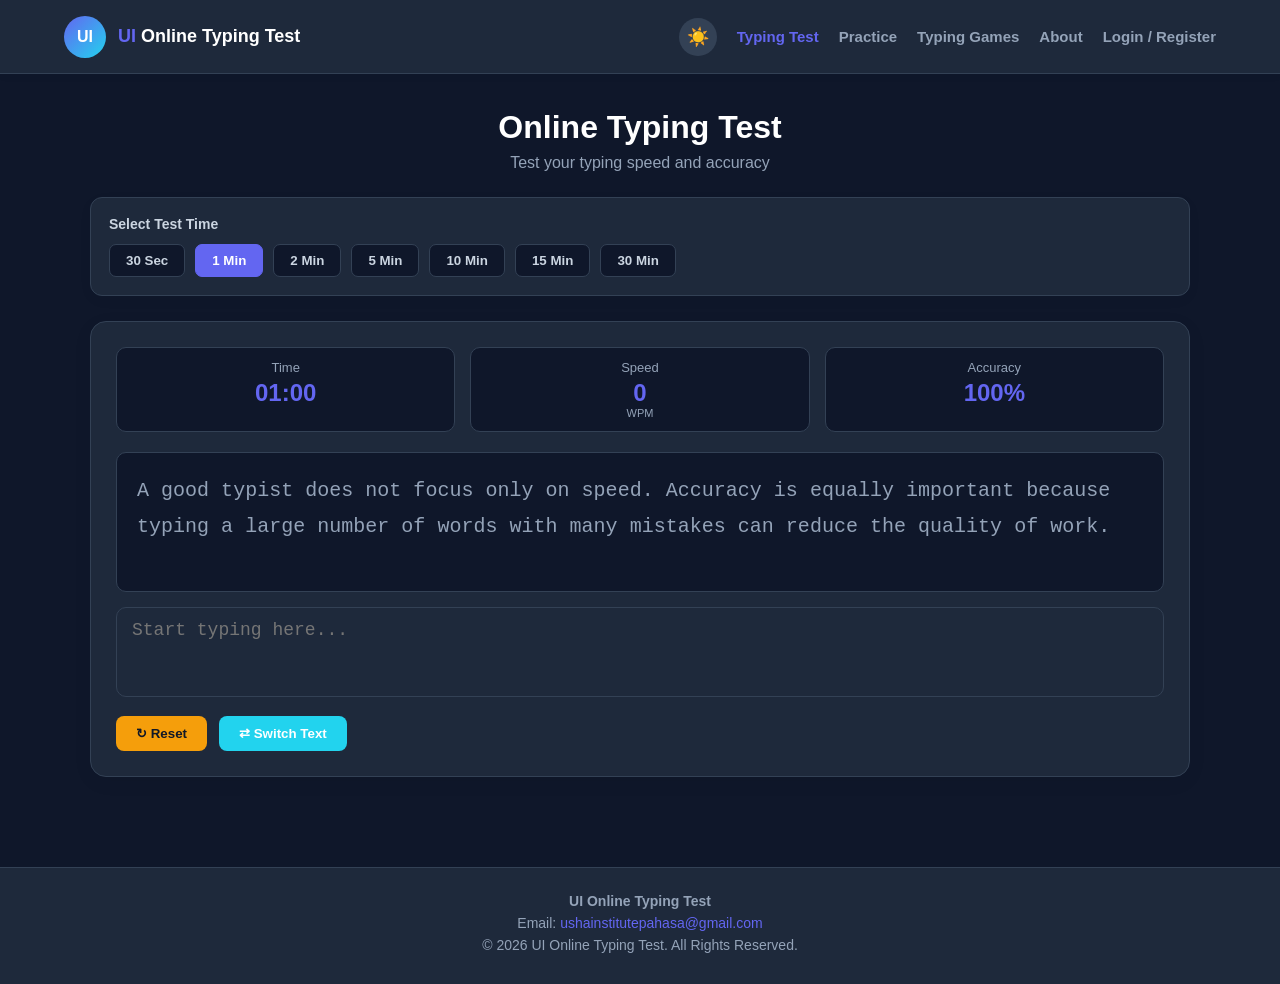
<file: index.html>
<!DOCTYPE html>
<html lang="en">

<head>
    <script>
    // Page load hone se turant pehle theme set karega taki flicker na ho (Default: Dark Mode)
    (function() {
        const savedTheme = localStorage.getItem("theme") || "dark";
        document.documentElement.setAttribute("data-theme", savedTheme);
    })();
</script>
    <meta charset="UTF-8">
    <meta name="viewport" content="width=device-width, initial-scale=1.0">

    <title>UI Online Typing Test</title>

    <link rel="stylesheet" href="style.css">
</head>

<body>

<!-- ================= HEADER ================= -->

<header class="top-header">

    <div class="logo-area">

        <div class="logo-circle">
            UI
        </div>

        <div class="logo-text">
            <span>UI</span> Online Typing Test
        </div>

    </div>


    <nav class="navigation">
        <button class="theme-toggle-btn" id="theme-toggle" title="Toggle Light/Dark Mode">☀️</button>

        <a href="index.html" class="active">
            Typing Test
        </a>

        <a href="practice.html">
            Practice
        </a>

        <a href="games.html">
            Typing Games
        </a>

        <a href="about.html">
            About
        </a>

        <a href="login.html">
            Login / Register
        </a>

        <button
            class="menu-btn"
            id="menu-btn">
            ☰
        </button>

    </nav>

</header>

<!-- ================= MOBILE MENU ================= -->

<div
    class="mobile-menu"
    id="mobile-menu">

    <a href="index.html">
        Typing Test
    </a>

    <a href="practice.html">
        Practice
    </a>

    <a href="games.html">
        Typing Games
    </a>

    <a href="about.html">
        About
    </a>

    <a href="login.html">
        Login / Register
    </a>

</div>


<!-- ================= MAIN ================= -->

<main class="main-container">




    <!-- ================= TYPING TEST ================= -->

    <section class="typing-test-section">


        <div class="section-heading">

            <h1>
                Online Typing Test
            </h1>

            <p>
                Test your typing speed and accuracy
            </p>

        </div>


        <!-- ================= TIME SELECT ================= -->

        <div class="time-selector">

            <div class="time-title">
                Select Test Time
            </div>


            <div class="time-options">

                <button
                    class="time-btn"
                    data-time="30">
                    30 Sec
                </button>

                <button
                    class="time-btn selected"
                    data-time="60">
                    1 Min
                </button>

                <button
                    class="time-btn"
                    data-time="120">
                    2 Min
                </button>

                <button
                    class="time-btn"
                    data-time="300">
                    5 Min
                </button>

                <button
                    class="time-btn"
                    data-time="600">
                    10 Min
                </button>

                <button
                    class="time-btn"
                    data-time="900">
                    15 Min
                </button>

                <button
                    class="time-btn"
                    data-time="1800">
                    30 Min
                </button>

            </div>

        </div>


        <!-- ================= TYPING CARD ================= -->

        <div class="typing-card">


            <!-- STATISTICS -->

            <div class="statistics">


                <div class="stat">

                    <div class="stat-label">
                        Time
                    </div>

                    <div
                        class="stat-value"
                        id="time">
                        01:00
                    </div>

                </div>


                <div class="stat">

                    <div class="stat-label">
                        Speed
                    </div>

                    <div
                        class="stat-value"
                        id="wpm">
                        0
                    </div>

                    <div class="stat-small">
                        WPM
                    </div>

                </div>


                <div class="stat">

                    <div class="stat-label">
                        Accuracy
                    </div>

                    <div
                        class="stat-value"
                        id="accuracy">
                        100%
                    </div>

                </div>

            </div>


            <!-- ================= TEXT ================= -->

            <div class="typing-text-box">

                <div id="typing-text"></div>

            </div>


            <!-- ================= INPUT ================= -->

            <textarea
                id="typing-input"
                autocomplete="off"
                spellcheck="false"
                placeholder="Start typing here..."
                disabled></textarea>


            <!-- ================= BUTTONS ================= -->

            <div class="typing-buttons">

                <button
                    id="reset-btn"
                    class="reset-button">
                    ↻ Reset
                </button>

                <button
                    id="switch-btn"
                    class="switch-button">
                    ⇄ Switch Text
                </button>

            </div>

        </div>


        <!-- ================= RESULT ================= -->

        <div
            class="result-box"
            id="result-box">

            <h2>
                Test Result
            </h2>


            <div class="result-grid">


                <div>

                    <span>
                        Speed
                    </span>

                    <strong id="result-wpm">
                        0 WPM
                    </strong>

                </div>


                <div>

                    <span>
                        Accuracy
                    </span>

                    <strong id="result-accuracy">
                        100%
                    </strong>

                </div>


                <div>

                    <span>
                        Test Time
                    </span>

                    <strong id="result-time">
                        01:00
                    </strong>

                </div>


                <div>

                    <span>
                        Paragraphs
                    </span>

                    <strong id="result-paragraphs">
                        0
                    </strong>

                </div>

            </div>

        </div>

    </section>


</main>


<!-- ================= FOOTER ================= -->

<footer class="footer">

    <div>
        <strong>
            UI Online Typing Test
        </strong>
    </div>


    <div>

        Email:

        <a href="mailto:ushainstitutepahasa@gmail.com">
            ushainstitutepahasa@gmail.com
        </a>

    </div>


    <div class="copyright">

        © 2026 UI Online Typing Test.
        All Rights Reserved.

    </div>

</footer>


<script src="script.js"></script>

</body>

</html>
</file>
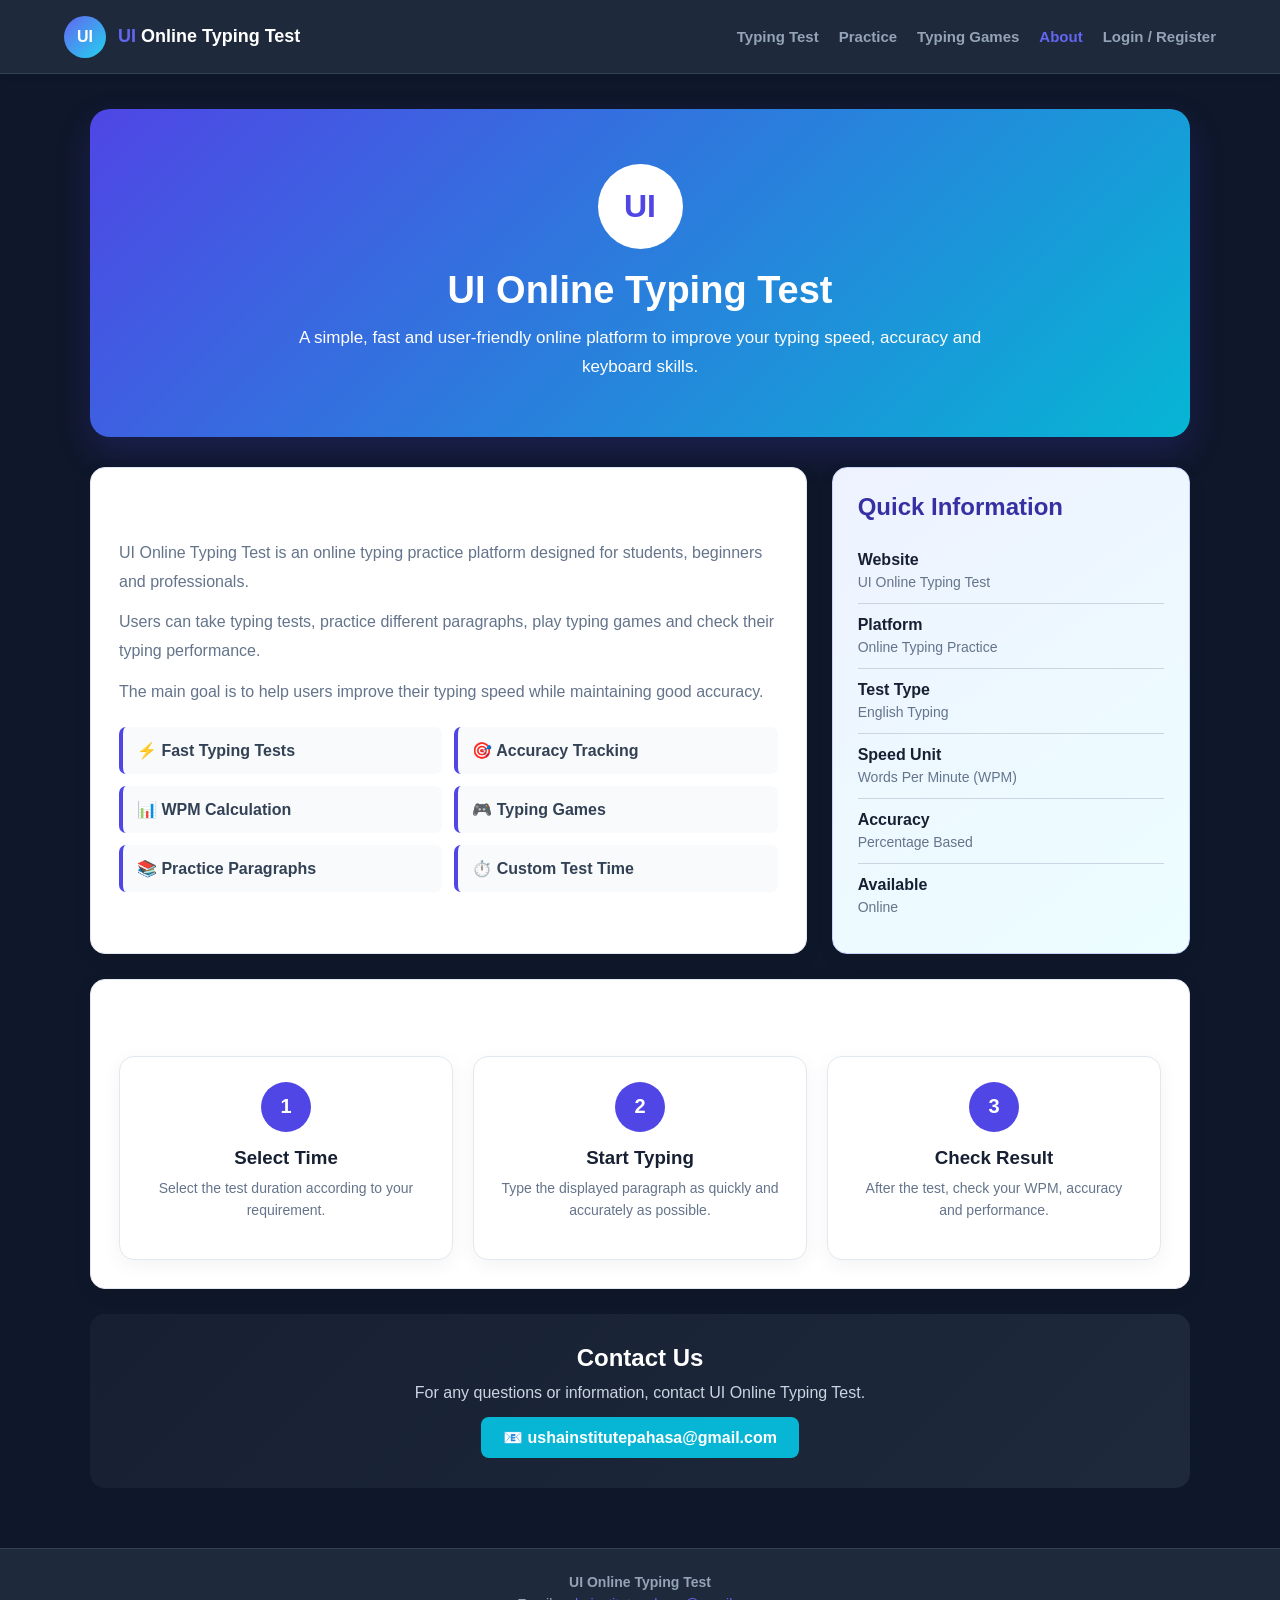
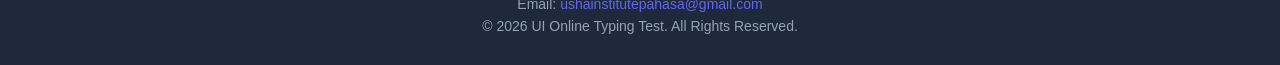
<file: about.html>
<!DOCTYPE html>
<html lang="en">

<head>
    <script>
    // Page load hone se turant pehle theme set karega taki flicker na ho (Default: Dark Mode)
    (function() {
        const savedTheme = localStorage.getItem("theme") || "dark";
        document.documentElement.setAttribute("data-theme", savedTheme);
    })();
</script>

    <meta charset="UTF-8">

    <meta
        name="viewport"
        content="width=device-width, initial-scale=1.0">

    <title>About - UI Online Typing Test</title>

    <link rel="stylesheet" href="style.css">

    <style>

        /* =====================================
           ABOUT PAGE
           ===================================== */

        .about-page {

            width: 94%;
            max-width: 1100px;

            margin: 35px auto 60px;

        }


        /* HERO */

        .about-hero {

            background:
                linear-gradient(
                    135deg,
                    #4f46e5,
                    #06b6d4
                );

            color: white;

            border-radius: 20px;

            padding: 55px 35px;

            text-align: center;

            box-shadow:
                0 15px 35px
                rgba(79,70,229,0.20);

            margin-bottom: 30px;

        }


        .about-hero .about-logo {

            width: 85px;
            height: 85px;

            border-radius: 50%;

            margin: 0 auto 20px;

            background: white;

            color: #4f46e5;

            display: flex;

            align-items: center;
            justify-content: center;

            font-size: 32px;

            font-weight: 900;

        }


        .about-hero h1 {

            font-size: 38px;

            margin-bottom: 12px;

        }


        .about-hero p {

            max-width: 750px;

            margin: auto;

            line-height: 1.7;

            font-size: 17px;

        }


        /* CONTENT GRID */

        .about-grid {

            display: grid;

            grid-template-columns:
                2fr 1fr;

            gap: 25px;

            margin-bottom: 25px;

        }


        .about-card {

            background: white;

            border: 1px solid #e2e8f0;

            border-radius: 15px;

            padding: 28px;

            box-shadow:
                0 5px 20px
                rgba(0,0,0,0.06);

        }


        .about-card h2 {

            color: #172033;

            margin-bottom: 15px;

        }


        .about-card p {

            color: #64748b;

            line-height: 1.8;

            margin-bottom: 12px;

        }


        /* FEATURES */

        .about-features {

            display: grid;

            grid-template-columns:
                repeat(2, 1fr);

            gap: 12px;

            margin-top: 20px;

        }


        .feature {

            background: #f8fafc;

            border-left: 4px solid #4f46e5;

            padding: 14px;

            border-radius: 7px;

            color: #334155;

            font-weight: bold;

        }


        /* QUICK INFO */

        .quick-info {

            background:
                linear-gradient(
                    145deg,
                    #eef2ff,
                    #ecfeff
                );

            border: 1px solid #c7d2fe;

            border-radius: 15px;

            padding: 25px;

        }


        .quick-info h2 {

            color: #3730a3;

            margin-bottom: 18px;

        }


        .info-row {

            padding: 12px 0;

            border-bottom:
                1px solid #cbd5e1;

        }


        .info-row:last-child {

            border-bottom: none;

        }


        .info-row strong {

            display: block;

            color: #172033;

            margin-bottom: 4px;

        }


        .info-row span {

            color: #64748b;

            font-size: 14px;

        }


        /* HOW IT WORKS */

        .steps {

            display: grid;

            grid-template-columns:
                repeat(3, 1fr);

            gap: 20px;

            margin-top: 20px;

        }


        .step {

            text-align: center;

            background: white;

            border: 1px solid #e2e8f0;

            border-radius: 15px;

            padding: 25px;

        }


        .step-number {

            width: 50px;
            height: 50px;

            margin: 0 auto 15px;

            border-radius: 50%;

            background: #4f46e5;

            color: white;

            display: flex;

            align-items: center;
            justify-content: center;

            font-size: 20px;

            font-weight: bold;

        }


        .step h3 {

            color: #172033;

            margin-bottom: 8px;

        }


        .step p {

            color: #64748b;

            line-height: 1.6;

            font-size: 14px;

        }


        /* CONTACT */

        .contact-box {

            margin-top: 25px;

            background:
                linear-gradient(
                    135deg,
                    #172033,
                    #1e293b
                );

            color: white;

            padding: 30px;

            border-radius: 15px;

            text-align: center;

        }


        .contact-box h2 {

            margin-bottom: 12px;

        }


        .contact-box p {

            color: #cbd5e1;

            margin-bottom: 15px;

        }


        .contact-box a {

            display: inline-block;

            background: #06b6d4;

            color: white;

            text-decoration: none;

            padding: 11px 22px;

            border-radius: 8px;

            font-weight: bold;

        }


        .contact-box a:hover {

            background: #0891b2;

        }


        /* RESPONSIVE */

        @media (max-width: 800px) {

            .about-grid {

                grid-template-columns: 1fr;

            }


            .steps {

                grid-template-columns: 1fr;

            }

        }


        @media (max-width: 550px) {

            .about-hero {

                padding: 35px 20px;

            }


            .about-hero h1 {

                font-size: 28px;

            }


            .about-features {

                grid-template-columns: 1fr;

            }

        }

    </style>

</head>


<body>


<!-- =====================================
     HEADER
     ===================================== -->

<header class="top-header">


    <div class="logo-area">

        <div class="logo-circle">
            UI
        </div>

        <div class="logo-text">

            <span>UI</span>
            Online Typing Test

        </div>

    </div>


    <nav class="navigation">

        <a href="index.html">
            Typing Test
        </a>


        <a href="practice.html">
            Practice
        </a>


        <a href="games.html">
            Typing Games
        </a>


        <a
            href="about.html"
            class="active">

            About

        </a>


        <a href="login.html">
            Login / Register
        </a>


        <button
            class="menu-btn"
            id="menu-btn">

            ☰

        </button>


    </nav>

</header>


<!-- =====================================
     MOBILE MENU
     ===================================== -->

<div
    class="mobile-menu"
    id="mobile-menu">

    <a href="index.html">
        Typing Test
    </a>

    <a href="practice.html">
        Practice
    </a>

    <a href="games.html">
        Typing Games
    </a>

    <a href="about.html">
        About
    </a>

    <a href="login.html">
        Login / Register
    </a>

</div>


<!-- =====================================
     MAIN
     ===================================== -->

<main class="about-page">


    <!-- HERO -->

    <section class="about-hero">


        <div class="about-logo">
            UI
        </div>


        <h1>
            UI Online Typing Test
        </h1>


        <p>

            A simple, fast and user-friendly
            online platform to improve your
            typing speed, accuracy and
            keyboard skills.

        </p>


    </section>


    <!-- ABOUT + INFO -->

    <section class="about-grid">


        <div class="about-card">


            <h2>
                About UI Online Typing Test
            </h2>


            <p>

                UI Online Typing Test is an
                online typing practice platform
                designed for students,
                beginners and professionals.

            </p>


            <p>

                Users can take typing tests,
                practice different paragraphs,
                play typing games and check
                their typing performance.

            </p>


            <p>

                The main goal is to help users
                improve their typing speed while
                maintaining good accuracy.

            </p>


            <div class="about-features">


                <div class="feature">
                    ⚡ Fast Typing Tests
                </div>


                <div class="feature">
                    🎯 Accuracy Tracking
                </div>


                <div class="feature">
                    📊 WPM Calculation
                </div>


                <div class="feature">
                    🎮 Typing Games
                </div>


                <div class="feature">
                    📚 Practice Paragraphs
                </div>


                <div class="feature">
                    ⏱️ Custom Test Time
                </div>


            </div>


        </div>


        <!-- QUICK INFO -->

        <div class="quick-info">


            <h2>
                Quick Information
            </h2>


            <div class="info-row">

                <strong>
                    Website
                </strong>

                <span>
                    UI Online Typing Test
                </span>

            </div>


            <div class="info-row">

                <strong>
                    Platform
                </strong>

                <span>
                    Online Typing Practice
                </span>

            </div>


            <div class="info-row">

                <strong>
                    Test Type
                </strong>

                <span>
                    English Typing
                </span>

            </div>


            <div class="info-row">

                <strong>
                    Speed Unit
                </strong>

                <span>
                    Words Per Minute (WPM)
                </span>

            </div>


            <div class="info-row">

                <strong>
                    Accuracy
                </strong>

                <span>
                    Percentage Based
                </span>

            </div>


            <div class="info-row">

                <strong>
                    Available
                </strong>

                <span>
                    Online
                </span>

            </div>


        </div>


    </section>


    <!-- HOW IT WORKS -->

    <section class="about-card">


        <h2>
            How Does It Work?
        </h2>


        <div class="steps">


            <div class="step">

                <div class="step-number">
                    1
                </div>

                <h3>
                    Select Time
                </h3>

                <p>

                    Select the test duration
                    according to your requirement.

                </p>

            </div>


            <div class="step">

                <div class="step-number">
                    2
                </div>

                <h3>
                    Start Typing
                </h3>

                <p>

                    Type the displayed paragraph
                    as quickly and accurately
                    as possible.

                </p>

            </div>


            <div class="step">

                <div class="step-number">
                    3
                </div>

                <h3>
                    Check Result
                </h3>

                <p>

                    After the test, check your
                    WPM, accuracy and performance.

                </p>

            </div>


        </div>


    </section>


    <!-- CONTACT -->

    <section class="contact-box">


        <h2>
            Contact Us
        </h2>


        <p>

            For any questions or information,
            contact UI Online Typing Test.

        </p>


        <a
            href="mailto:ushainstitutepahasa@gmail.com">

            📧
            ushainstitutepahasa@gmail.com

        </a>


    </section>


</main>


<!-- =====================================
     FOOTER
     ===================================== -->

<footer class="footer">


    <div>

        <strong>
            UI Online Typing Test
        </strong>

    </div>


    <div>

        Email:

        <a
            href="mailto:ushainstitutepahasa@gmail.com">

            ushainstitutepahasa@gmail.com

        </a>

    </div>


    <div class="copyright">

        © 2026 UI Online Typing Test.
        All Rights Reserved.

    </div>


</footer>


<script>

    /* MOBILE MENU */

    const menuButton =
        document.getElementById(
            "menu-btn"
        );


    const mobileMenu =
        document.getElementById(
            "mobile-menu"
        );


    if (menuButton) {

        menuButton.addEventListener(
            "click",
            function () {

                mobileMenu.classList.toggle(
                    "show"
                );

            }
        );

    }

</script>


</body>

</html>
</file>
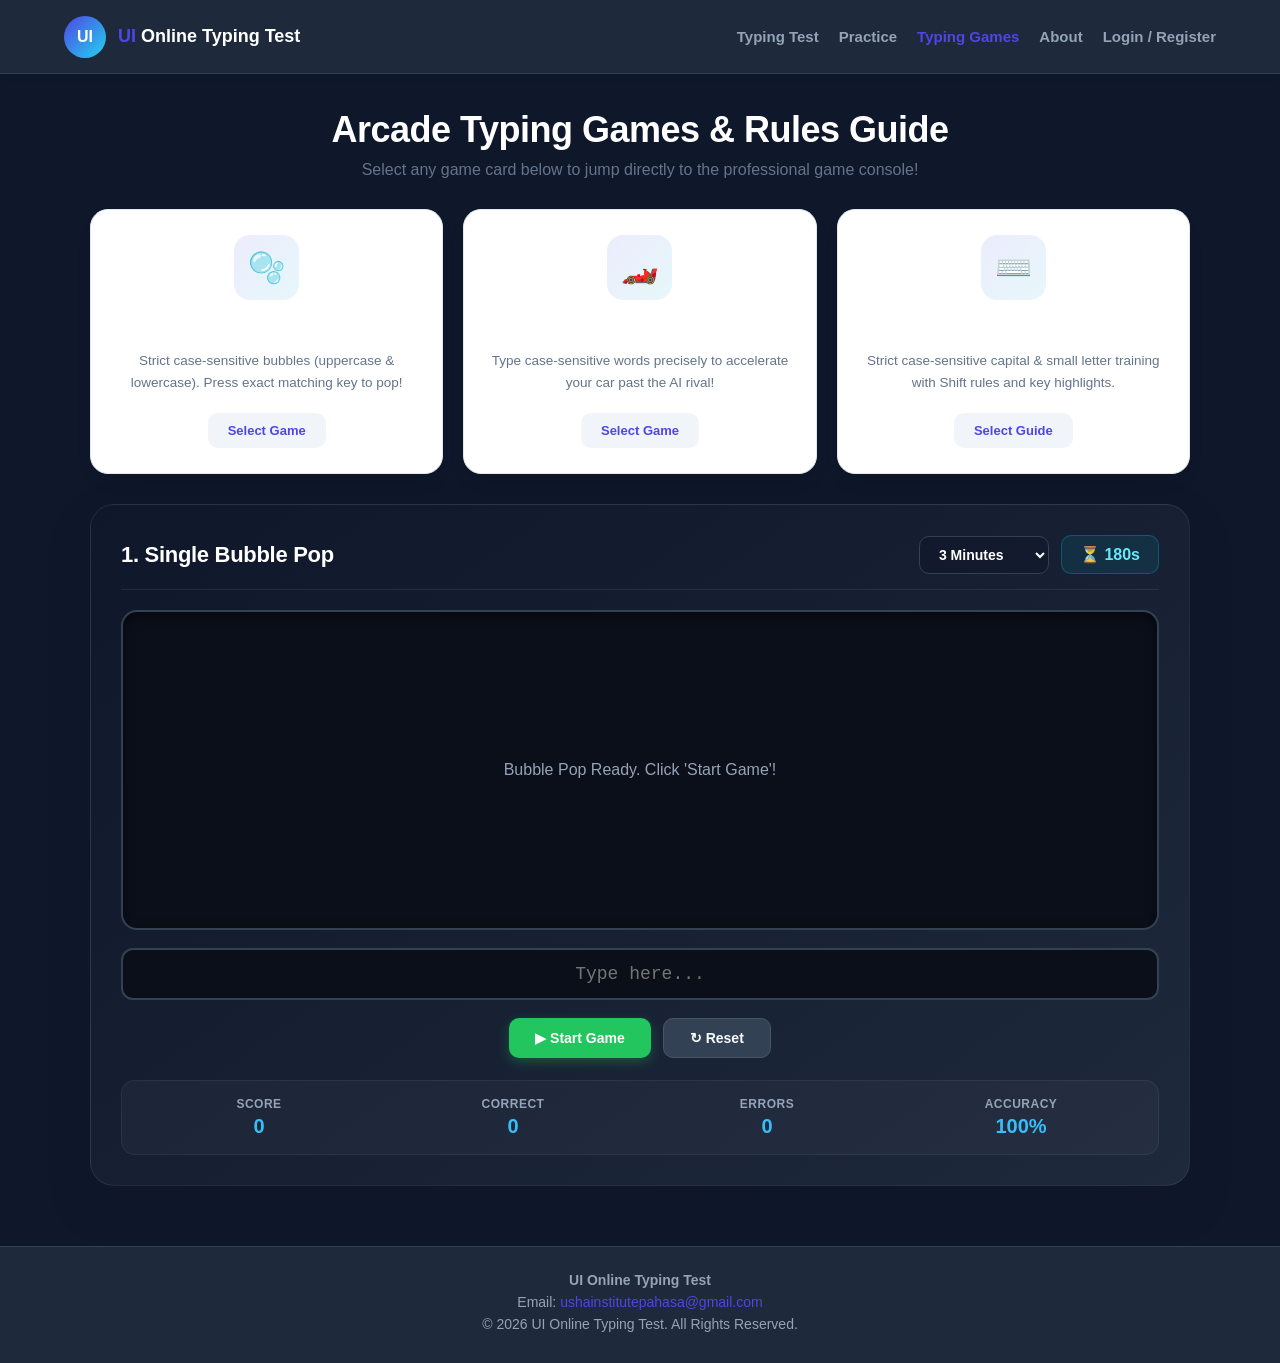
<file: games.html>
<!DOCTYPE html>
<html lang="en">

<head>
<script>
    (function() {
        const savedTheme = localStorage.getItem("theme") || "dark";
        document.documentElement.setAttribute("data-theme", savedTheme);
    })();
</script>
    <meta charset="UTF-8">
    <meta name="viewport" content="width=device-width, initial-scale=1.0">
    <title>Arcade Typing Games & Rules Guide - UI Online Typing Test</title>
    <link rel="stylesheet" href="style.css">

    <style>
        :root {
            --primary: #4f46e5;
            --primary-hover: #4338ca;
            --accent: #06b6d4;
            --bg-dark: #0b0f19;
            --success: #22c55e;
            --danger: #ef4444;
            --warning: #f59e0b;
        }

        .games-page {
            width: 94%;
            max-width: 1100px;
            margin: 35px auto 60px;
        }

        .games-heading {
            text-align: center;
            margin-bottom: 30px;
        }

        .games-heading h1 {
            font-size: 36px;
            color: #172033;
            margin-bottom: 10px;
            font-weight: 800;
            letter-spacing: -0.5px;
        }

        .games-heading p {
            color: #64748b;
            font-size: 16px;
        }

        /* GAME CARDS */
        .game-cards {
            display: grid;
            grid-template-columns: repeat(3, 1fr);
            gap: 20px;
            margin-bottom: 30px;
        }

        .game-card {
            background: #ffffff;
            border: 1px solid #e2e8f0;
            border-radius: 18px;
            padding: 25px;
            text-align: center;
            box-shadow: 0 10px 25px -5px rgba(0,0,0,0.05), 0 8px 10px -6px rgba(0,0,0,0.05);
            transition: all 0.3s cubic-bezier(0.4, 0, 0.2, 1);
            cursor: pointer;
            position: relative;
            overflow: hidden;
        }

        .game-card::before {
            content: '';
            position: absolute;
            top: 0; left: 0; width: 100%; height: 4px;
            background: linear-gradient(90deg, var(--primary), var(--accent));
            opacity: 0;
            transition: opacity 0.3s ease;
        }

        .game-card:hover {
            transform: translateY(-6px);
            box-shadow: 0 20px 35px -10px rgba(79,70,229,0.15);
            border-color: #c7d2fe;
        }

        .game-card:hover::before {
            opacity: 1;
        }

        .game-icon {
            width: 65px;
            height: 65px;
            margin: 0 auto 18px;
            border-radius: 16px;
            background: linear-gradient(135deg, rgba(79,70,229,0.1), rgba(6,182,212,0.1));
            color: var(--primary);
            display: flex;
            align-items: center;
            justify-content: center;
            font-size: 30px;
            transition: transform 0.3s ease;
        }

        .game-card:hover .game-icon {
            transform: scale(1.1) rotate(5deg);
            background: linear-gradient(135deg, var(--primary), var(--accent));
            color: white;
        }

        .game-card h2 {
            color: #1e293b;
            font-size: 19px;
            margin-bottom: 10px;
            font-weight: 700;
        }

        .game-card p {
            color: #64748b;
            line-height: 1.6;
            font-size: 13.5px;
            margin-bottom: 20px;
        }

        .game-card button {
            border: none;
            background: #f1f5f9;
            color: var(--primary);
            padding: 10px 20px;
            border-radius: 10px;
            font-weight: 700;
            font-size: 13px;
            cursor: pointer;
            transition: all 0.2s;
        }

        .game-card:hover button {
            background: var(--primary);
            color: white;
        }

        /* GAME AREA CONSOLE */
        .game-area {
            background: linear-gradient(145deg, #0f172a, #1e293b);
            border-radius: 24px;
            padding: 30px;
            color: white;
            box-shadow: 0 20px 40px rgba(15,23,42,0.3);
            border: 1px solid rgba(255, 255, 255, 0.08);
            scroll-margin-top: 20px;
        }

        .game-top {
            display: flex;
            justify-content: space-between;
            align-items: center;
            flex-wrap: wrap;
            gap: 15px;
            margin-bottom: 20px;
            border-bottom: 1px solid rgba(255,255,255,0.08);
            padding-bottom: 15px;
        }

        .game-top h2 {
            font-size: 22px;
            font-weight: 700;
            letter-spacing: -0.3px;
        }

        .game-controls-top {
            display: flex;
            align-items: center;
            gap: 12px;
        }

        .time-select-box {
            background: rgba(15, 23, 42, 0.6);
            padding: 9px 15px;
            border-radius: 10px;
            border: 1px solid #334155;
            color: white;
            font-size: 14px;
            font-weight: 600;
            outline: none;
            cursor: pointer;
            transition: border-color 0.2s;
        }

        .time-select-box:focus {
            border-color: var(--accent);
        }

        .game-timer {
            background: rgba(6, 182, 212, 0.1);
            border: 1px solid rgba(6, 182, 212, 0.3);
            padding: 9px 18px;
            border-radius: 10px;
            font-size: 16px;
            font-weight: 700;
            color: #67e8f9;
        }

        /* STAGE SCREEN */
        .game-stage {
            background: var(--bg-dark);
            border-radius: 16px;
            min-height: 320px;
            max-height: 400px;
            position: relative;
            overflow: hidden;
            border: 2px solid #334155;
            margin-bottom: 18px;
            padding: 15px;
            display: flex;
            flex-direction: column;
            align-items: center;
            justify-content: center;
            box-shadow: inset 0 4px 12px rgba(0,0,0,0.5);
        }

        /* GAME 1: BUBBLE POP STYLES */
        .single-bubble {
            position: absolute;
            width: 55px;
            height: 55px;
            background: radial-gradient(circle at 30% 30%, #38bdf8, #2563eb);
            border-radius: 50%;
            color: white;
            display: flex;
            align-items: center;
            justify-content: center;
            font-size: 24px;
            font-weight: 800;
            box-shadow: inset -4px -4px 12px rgba(0,0,0,0.4), 0 0 15px rgba(56,189,248,0.5);
            user-select: none;
            transition: transform 0.1s;
        }

        .single-bubble:hover {
            transform: scale(1.1);
        }

        /* GAME 2: CAR RACER STYLES */
        .race-highway {
            width: 100%;
            height: 100%;
            position: relative;
            background: linear-gradient(to bottom, #1e293b, #0f172a);
            overflow: hidden;
            display: flex;
            align-items: center;
            min-height: 280px;
            border-radius: 12px;
        }

        .road-lane {
            position: absolute;
            width: 100%;
            height: 4px;
            background: repeating-linear-gradient(90deg, #fff, #fff 40px, transparent 40px, transparent 80px);
            top: 50%;
            transform: translateY(-50%);
            opacity: 0.6;
        }

        .player-car, .ai-rival-car {
            position: absolute;
            font-size: 38px;
            transition: left 0.3s cubic-bezier(0.2, 0.9, 0.3, 1);
            z-index: 5;
            filter: drop-shadow(0 4px 6px rgba(0,0,0,0.4));
        }

        .player-car { left: 40px; top: 38%; }
        .ai-rival-car { left: 40px; top: 56%; transition: left 0.6s linear; }

        .race-instruction {
            position: absolute;
            top: 15px;
            width: 100%;
            text-align: center;
            font-size: 18px;
            color: #facc15;
            font-weight: 700;
            background: rgba(15, 23, 42, 0.7);
            padding: 6px;
            backdrop-filter: blur(4px);
        }

        /* GAME 3: TYPING RULES & FINGER GUIDE */
        .rules-guide-container {
            width: 100%;
            text-align: center;
        }

        .target-display-box {
            background: rgba(255, 255, 255, 0.03);
            border: 1px solid rgba(255, 255, 255, 0.08);
            border-radius: 14px;
            padding: 12px;
            margin-bottom: 12px;
        }

        .target-char-show {
            font-size: 42px;
            color: #38bdf8;
            font-weight: 800;
            margin: 2px 0;
            text-shadow: 0 0 20px rgba(56,189,248,0.4);
        }

        .visual-keyboard {
            display: flex;
            flex-direction: column;
            gap: 6px;
            align-items: center;
            margin: 10px 0;
        }

        .kb-row {
            display: flex;
            gap: 5px;
        }

        .kb-key {
            width: 36px;
            height: 36px;
            background: #1e293b;
            border: 1px solid #475569;
            border-radius: 8px;
            color: #f8fafc;
            display: flex;
            align-items: center;
            justify-content: center;
            font-weight: 700;
            font-size: 13px;
            box-shadow: 0 2px 4px rgba(0,0,0,0.2);
            transition: all 0.15s ease;
        }

        .kb-key.highlight {
            background: var(--success) !important;
            border-color: #4ade80 !important;
            color: #fff !important;
            box-shadow: 0 0 15px rgba(34,197,94,0.8);
            transform: scale(1.15);
        }

        .finger-instruction-banner {
            background: rgba(17, 24, 39, 0.8);
            border: 1px solid #334155;
            padding: 10px 14px;
            border-radius: 10px;
            margin-top: 10px;
            font-size: 13.5px;
            color: #facc15;
            font-weight: 600;
        }

        #game-input {
            width: 100%;
            height: 52px;
            border: 2px solid #334155;
            background: #0b0f19;
            color: white;
            border-radius: 12px;
            padding: 0 20px;
            font-size: 18px;
            text-align: center;
            outline: none;
            transition: all 0.2s;
        }

        #game-input:focus {
            border-color: var(--accent);
            box-shadow: 0 0 0 4px rgba(6,182,212,0.15);
        }

        .game-buttons {
            display: flex;
            justify-content: center;
            gap: 12px;
            margin-top: 18px;
        }

        .game-buttons button {
            border: none;
            padding: 11px 26px;
            border-radius: 10px;
            font-weight: 700;
            font-size: 14px;
            cursor: pointer;
            transition: transform 0.1s, opacity 0.2s;
        }

        .game-buttons button:active {
            transform: scale(0.97);
        }

        #start-game { background: var(--success); color: white; box-shadow: 0 4px 12px rgba(34,197,94,0.3); }
        #reset-game { background: #334155; color: #f8fafc; border: 1px solid #475569; }
        #start-game:hover { opacity: 0.9; }
        #reset-game:hover { background: #475569; }

        /* SCORE CARDS */
        .game-score {
            margin-top: 22px;
            background: rgba(255, 255, 255, 0.03);
            border: 1px solid rgba(255, 255, 255, 0.06);
            color: white;
            border-radius: 14px;
            padding: 16px;
            display: grid;
            grid-template-columns: repeat(4, 1fr);
            gap: 12px;
            text-align: center;
        }

        .score-item span {
            display: block;
            color: #94a3b8;
            font-size: 12px;
            font-weight: 600;
            text-transform: uppercase;
            letter-spacing: 0.5px;
            margin-bottom: 4px;
        }

        .score-item strong {
            color: #38bdf8;
            font-size: 20px;
            font-weight: 700;
        }

        /* RESULT BANNER */
        #game-result {
            display: none;
            margin-top: 20px;
            background: linear-gradient(135deg, #065f46, #047857);
            color: #ecfdf5;
            border-radius: 14px;
            padding: 20px;
            text-align: center;
            font-size: 17px;
            font-weight: 600;
            box-shadow: 0 10px 25px rgba(5, 150, 105, 0.2);
            animation: fadeIn 0.4s ease-in-out;
        }

        #game-result.show { display: block; }

        @keyframes fadeIn {
            from { opacity: 0; transform: translateY(10px); }
            to { opacity: 1; transform: translateY(0); }
        }

        /* Shake animation for errors */
        @keyframes shake {
            0%, 100% { transform: translateX(0); }
            25% { transform: translateX(-5px); }
            75% { transform: translateX(5px); }
        }
        .error-shake { animation: shake 0.2s ease-in-out; }

        @media (max-width: 800px) {
            .game-cards { grid-template-columns: 1fr; }
            .game-score { grid-template-columns: repeat(2, 1fr); }
        }
    </style>
</head>

<body>

<header class="top-header">
    <div class="logo-area">
        <div class="logo-circle">UI</div>
        <div class="logo-text"><span>UI</span> Online Typing Test</div>
    </div>
    <nav class="navigation">
        <a href="index.html">Typing Test</a>
        <a href="practice.html">Practice</a>
        <a href="games.html" class="active">Typing Games</a>
        <a href="about.html">About</a>
        <a href="login.html">Login / Register</a>
        <button class="menu-btn" id="menu-btn">☰</button>
    </nav>
</header>

<main class="games-page">
    <section class="games-heading">
        <h1>Arcade Typing Games & Rules Guide</h1>
        <p>Select any game card below to jump directly to the professional game console!</p>
    </section>

    <!-- GAME CARDS -->
    <section class="game-cards">
        <div class="game-card" onclick="setGameMode('bubble')">
            <div class="game-icon">🫧</div>
            <h2>1. Single Bubble Pop</h2>
            <p>Strict case-sensitive bubbles (uppercase & lowercase). Press exact matching key to pop!</p>
            <button>Select Game</button>
        </div>

        <div class="game-card" onclick="setGameMode('car')">
            <div class="game-icon">🏎️</div>
            <h2>2. Turbo Nitro Car Race</h2>
            <p>Type case-sensitive words precisely to accelerate your car past the AI rival!</p>
            <button>Select Game</button>
        </div>

        <div class="game-card" onclick="setGameMode('rulesGuide')">
            <div class="game-icon">⌨️</div>
            <h2>3. Typing Rules & Finger Guide</h2>
            <p>Strict case-sensitive capital & small letter training with Shift rules and key highlights.</p>
            <button>Select Guide</button>
        </div>
    </section>

    <!-- GAME AREA -->
    <section class="game-area" id="game-console-area">
        <div class="game-top">
            <h2 id="game-title">1. Single Bubble Pop</h2>
            <div class="game-controls-top">
                <select id="time-selector" class="time-select-box">
                    <option value="30">30 Seconds</option>
                    <option value="60">1 Minute</option>
                    <option value="120">2 Minutes</option>
                    <option value="180" selected>3 Minutes</option>
                    <option value="300">5 Minutes</option>
                </select>
                <div class="game-timer">⏳ <span id="game-time">180</span>s</div>
            </div>
        </div>

        <!-- STAGE CONTAINER -->
        <div id="game-stage" class="game-stage">
            <div style="color:#94a3b8; font-size:16px; text-align:center;">
                Select a game card from above and click '▶ Start Game'!
            </div>
        </div>

        <input type="text" id="game-input" placeholder="Type here..." autocomplete="off" spellcheck="false">

        <!-- BUTTONS -->
        <div class="game-buttons">
            <button id="start-game">▶ Start Game</button>
            <button id="reset-game">↻ Reset</button>
        </div>

        <!-- SCORE -->
        <div class="game-score">
            <div class="score-item"><span>Score</span><strong id="score">0</strong></div>
            <div class="score-item"><span>Correct</span><strong id="correct">0</strong></div>
            <div class="score-item"><span>Errors</span><strong id="wrong">0</strong></div>
            <div class="score-item"><span>Accuracy</span><strong id="accuracy">100%</strong></div>
        </div>

        <!-- RESULT -->
        <div id="game-result"></div>
    </section>
</main>

<footer class="footer">
    <div><strong>UI Online Typing Test</strong></div>
    <div>Email: <a href="mailto:ushainstitutepahasa@gmail.com">ushainstitutepahasa@gmail.com</a></div>
    <div class="copyright">© 2026 UI Online Typing Test. All Rights Reserved.</div>
</footer>

<script>
const gameTitle = document.getElementById("game-title");
const timeSelector = document.getElementById("time-selector");
const gameTime = document.getElementById("game-time");
const gameStage = document.getElementById("game-stage");
const gameInput = document.getElementById("game-input");
const startButton = document.getElementById("start-game");
const resetButton = document.getElementById("reset-game");
const scoreElement = document.getElementById("score");
const correctElement = document.getElementById("correct");
const wrongElement = document.getElementById("wrong");
const accuracyElement = document.getElementById("accuracy");
const resultElement = document.getElementById("game-result");

let currentGame = "bubble";
let gameStarted = false;
let gameFinished = false;
let selectedTime = parseInt(timeSelector.value);
let timeLeft = selectedTime;
let gameTimer = null;
let score = 0;
let correct = 0;
let wrong = 0;

// Game 1: Bubble variables
let activeBubbles = [];
let bubbleInterval = null;
const charsList = ["A", "B", "C", "D", "E", "F", "G", "H", "I", "J", "K", "L", "M", "N", "O", "P", "Q", "R", "S", "T", "U", "V", "W", "X", "Y", "Z", "a", "b", "c", "d", "e", "f", "g", "h", "i", "j", "k", "l", "m", "n", "o", "p", "q", "r", "s", "t", "u", "v", "w", "x", "y", "z"];

// Game 2: Car variables
let playerPos = 40; 
let aiPos = 40;
let currentCarWord = "";
const carWords = ["Nitro", "Turbo", "Fast", "Drive", "Speed", "Zoom", "Race", "Burn", "Shift", "Power", "Engine", "Motion"];

// Game 3: Typing Rules Sequence
const typingRulesSequence = [
    { char: "a", finger: "Left Hand - Left Pinky Finger (Small)" },
    { char: "A", finger: "Shift + Left Pinky Finger (CAPITAL)" },
    { char: "s", finger: "Left Hand - Ring Finger (Small)" },
    { char: "S", finger: "Shift + Ring Finger (CAPITAL)" },
    { char: "d", finger: "Left Hand - Middle Finger (Small)" },
    { char: "D", finger: "Shift + Middle Finger (CAPITAL)" },
    { char: "f", finger: "Left Hand - Index Finger (Small)" },
    { char: "F", finger: "Shift + Index Finger (CAPITAL)" },
    { char: "j", finger: "Right Hand - Index Finger (Small)" },
    { char: "J", finger: "Shift + Index Finger (CAPITAL)" },
    { char: "k", finger: "Right Hand - Middle Finger (Small)" },
    { char: "K", finger: "Shift + Middle Finger (CAPITAL)" },
    { char: "l", finger: "Right Hand - Ring Finger (Small)" },
    { char: "L", finger: "Shift + Ring Finger (CAPITAL)" },
    { char: "e", finger: "Left Hand - Middle Finger (Small)" },
    { char: "E", finger: "Shift + Middle Finger (CAPITAL)" },
    { char: "r", finger: "Left Hand - Index Finger (Small)" },
    { char: "R", finger: "Shift + Index Finger (CAPITAL)" },
    { char: "i", finger: "Right Hand - Middle Finger (Small)" },
    { char: "I", finger: "Shift + Middle Finger (CAPITAL)" },
    { char: "o", finger: "Right Hand - Ring Finger (Small)" },
    { char: "O", finger: "Shift + Ring Finger (CAPITAL)" }
];
let rulesIndex = 0;

timeSelector.addEventListener("change", () => {
    if (!gameStarted) {
        selectedTime = parseInt(timeSelector.value);
        timeLeft = selectedTime;
        gameTime.textContent = timeLeft;
    }
});

function setGameMode(gameType) {
    if (gameStarted) return;
    currentGame = gameType;
    
    if (gameType === "bubble") {
        gameTitle.textContent = "1. Single Bubble Pop";
    } else if (gameType === "car") {
        gameTitle.textContent = "2. Turbo Nitro Car Race";
    } else if (gameType === "rulesGuide") {
        gameTitle.textContent = "3. Typing Rules & Finger Guide";
    }
    
    document.getElementById("game-console-area").scrollIntoView({ behavior: 'smooth' });
    resetGame();
}

function startGame() {
    if (gameStarted) return;
    gameStarted = true;
    gameFinished = false;
    
    selectedTime = parseInt(timeSelector.value);
    timeLeft = selectedTime;
    gameTime.textContent = timeLeft;
    timeSelector.disabled = true;

    score = 0; correct = 0; wrong = 0;
    rulesIndex = 0;
    updateScore();
    resultElement.classList.remove("show");
    
    if (currentGame === "bubble") {
        gameInput.style.display = "none";
        startBubbleGame();
    } else if (currentGame === "rulesGuide") {
        gameInput.style.display = "block";
        gameInput.value = "";
        gameInput.focus();
        loadRulesStage();
        showCurrentRuleStep();
    } else {
        gameInput.style.display = "block";
        gameInput.value = "";
        gameInput.focus();
        if (currentGame === "car") {
            startCarGame();
        }
    }

    gameTimer = setInterval(() => {
        timeLeft--;
        gameTime.textContent = timeLeft;
        
        if (currentGame === "car") {
            aiPos += 1.8;
            if (aiPos >= 420) { aiPos = 420; finishGame(); }
            updateCarStageView();
        }

        if (timeLeft <= 0) {
            finishGame();
        }
    }, 1000);
}

function startBubbleGame() {
    gameStage.innerHTML = "";
    activeBubbles = [];
    bubbleInterval = setInterval(() => {
        if (!gameStarted) return;
        if (activeBubbles.length < 6) {
            spawnSingleBubble();
        }
    }, 850);
}

function spawnSingleBubble() {
    const char = charsList[Math.floor(Math.random() * charsList.length)];
    const bubbleEl = document.createElement("div");
    bubbleEl.className = "single-bubble";
    bubbleEl.textContent = char;
    
    const randomLeft = Math.floor(Math.random() * 82);
    bubbleEl.style.left = randomLeft + "%";
    bubbleEl.style.bottom = "0px";
    gameStage.appendChild(bubbleEl);

    let bubbleObj = { element: bubbleEl, char: char, bottomPos: 0 };
    activeBubbles.push(bubbleObj);

    let floatAnim = setInterval(() => {
        if (!gameStarted || !document.body.contains(bubbleEl)) {
            clearInterval(floatAnim);
            return;
        }
        bubbleObj.bottomPos += 1.8;
        bubbleEl.style.bottom = bubbleObj.bottomPos + "px";

        if (bubbleObj.bottomPos > 280) {
            bubbleEl.remove();
            activeBubbles = activeBubbles.filter(b => b !== bubbleObj);
            wrong++;
            updateScore();
            clearInterval(floatAnim);
        }
    }, 30);
}

function startCarGame() {
    playerPos = 40;
    aiPos = 40;
    nextCarWord();
    updateCarStageView();
}

function nextCarWord() {
    currentCarWord = carWords[Math.floor(Math.random() * carWords.length)];
}

function updateCarStageView() {
    gameStage.innerHTML = `
        <div class="race-highway">
            <div class="road-lane"></div>
            <div class="player-car" style="left: ${playerPos}px;">🏎️ <span style="font-size:11px; display:block; color:#fff; text-align:center;">You</span></div>
            <div class="ai-rival-car" style="left: ${aiPos}px;">🚗 <span style="font-size:11px; display:block; color:#f87171; text-align:center;">Rival</span></div>
            <div class="race-instruction">Type Target Word: <span style="color:#38bdf8; font-size:20px; letter-spacing:1px;">${currentCarWord}</span></div>
        </div>
    `;
}

function loadRulesStage() {
    gameStage.innerHTML = `
        <div class="rules-guide-container">
            <div class="target-display-box">
                <span style="color:#94a3b8; font-size:12px;">Press Target Character:</span>
                <div class="target-char-show" id="target-char-view">?</div>
                <div style="font-size:12px; color:#cbd5e1;" id="case-type-label">Mode: Small / Capital</div>
            </div>
            <div class="visual-keyboard">
                <div class="kb-row">
                    <div class="kb-key" data-key="q">Q</div><div class="kb-key" data-key="w">W</div><div class="kb-key" data-key="e">E</div><div class="kb-key" data-key="r">R</div><div class="kb-key" data-key="t">T</div><div class="kb-key" data-key="y">Y</div><div class="kb-key" data-key="u">U</div><div class="kb-key" data-key="i">I</div><div class="kb-key" data-key="o">O</div><div class="kb-key" data-key="p">P</div>
                </div>
                <div class="kb-row">
                    <div class="kb-key" data-key="a">A</div><div class="kb-key" data-key="s">S</div><div class="kb-key" data-key="d">D</div><div class="kb-key" data-key="f">F</div><div class="kb-key" data-key="g">G</div><div class="kb-key" data-key="h">H</div><div class="kb-key" data-key="j">J</div><div class="kb-key" data-key="k">K</div><div class="kb-key" data-key="l">L</div>
                </div>
                <div class="kb-row">
                    <div class="kb-key" data-key="z">Z</div><div class="kb-key" data-key="x">X</div><div class="kb-key" data-key="c">C</div><div class="kb-key" data-key="v">V</div><div class="kb-key" data-key="b">B</div><div class="kb-key" data-key="n">N</div><div class="kb-key" data-key="m">M</div>
                </div>
            </div>
            <div class="finger-instruction-banner" id="finger-rule-text">
                Finger Rule: Follow instructions.
            </div>
        </div>
    `;
}

function showCurrentRuleStep() {
    if (rulesIndex >= typingRulesSequence.length) {
        rulesIndex = 0; 
    }
    let currentItem = typingRulesSequence[rulesIndex];
    document.getElementById("target-char-view").textContent = currentItem.char;
    document.getElementById("finger-rule-text").textContent = `👉 Finger Rule: ${currentItem.finger}`;
    
    let isCapital = currentItem.char === currentItem.char.toUpperCase() && currentItem.char !== currentItem.char.toLowerCase();
    document.getElementById("case-type-label").textContent = isCapital ? "Rule Type: CAPITAL LETTER (Strictly use Shift + Key)" : "Rule Type: small letter (Press normally)";

    document.querySelectorAll(".kb-key").forEach(k => k.classList.remove("highlight"));
    let targetLowerKey = currentItem.char.toLowerCase();
    let keyElement = document.querySelector(`.kb-key[data-key="${targetLowerKey}"]`);
    if (keyElement) {
        keyElement.classList.add("highlight");
    }
}

// Global key listener for Bubble Pop
window.addEventListener("keydown", (e) => {
    if (!gameStarted) return;
    
    if (currentGame === "bubble") {
        const pressedKey = e.key; 
        if (pressedKey.length === 1) {
            let foundIndex = activeBubbles.findIndex(b => b.char === pressedKey);
            if (foundIndex !== -1) {
                let popped = activeBubbles[foundIndex];
                popped.element.remove();
                activeBubbles.splice(foundIndex, 1);
                correct++;
                score += 10;
                updateScore();
            } else {
                wrong++;
                triggerErrorAnimation();
                updateScore();
            }
        }
    }
});

// Input listener for Car Race and Rules Guide
gameInput.addEventListener("input", () => {
    if (!gameStarted) return;
    const typedVal = gameInput.value;
    if (typedVal.length === 0) return;

    if (currentGame === "rulesGuide") {
        let targetItem = typingRulesSequence[rulesIndex];
        let typedChar = typedVal.slice(-1);

        if (typedChar === targetItem.char) {
            correct++;
            score += 10;
            rulesIndex++;
            showCurrentRuleStep();
        } else {
            wrong++;
            triggerErrorAnimation();
        }
        updateScore();
        gameInput.value = "";
    }
    else if (currentGame === "car") {
        if (typedVal.trim() === currentCarWord) {
            correct++;
            score += 15;
            playerPos += 38;
            if (playerPos >= 420) { playerPos = 420; finishGame(); }
            gameInput.value = "";
            nextCarWord();
            updateCarStageView();
            updateScore();
        }
    }
});

function triggerErrorAnimation() {
    gameInput.classList.add("error-shake");
    setTimeout(() => gameInput.classList.remove("error-shake"), 200);
}

function updateScore() {
    scoreElement.textContent = score;
    correctElement.textContent = correct;
    wrongElement.textContent = wrong;
    
    let totalAttempts = correct + wrong;
    let accuracy = totalAttempts > 0 ? Math.round((correct / totalAttempts) * 100) : 100;
    accuracyElement.textContent = accuracy + "%";
}

function finishGame() {
    if (gameFinished) return;
    gameFinished = true;
    gameStarted = false;
    clearInterval(gameTimer);
    clearInterval(bubbleInterval);

    timeSelector.disabled = false;
    gameInput.value = "";
    gameInput.style.display = "block";
    gameStage.innerHTML = `<div style="display:flex; align-items:center; justify-content:center; height:100%; color:#f87171; font-size:22px; font-weight:bold;">Session Finished!</div>`;

    let totalAttempts = correct + wrong;
    let accuracy = totalAttempts > 0 ? Math.round((correct / totalAttempts) * 100) : 100;

    resultElement.innerHTML = `
        🏆 Professional Session Summary<br><br>
        Score: ${score} | Correct: ${correct} | Errors: ${wrong} | Accuracy: ${accuracy}%
    `;
    resultElement.classList.add("show");
}

function resetGame() {
    clearInterval(gameTimer);
    clearInterval(bubbleInterval);
    gameStarted = false;
    gameFinished = false;
    
    timeSelector.disabled = false;
    selectedTime = parseInt(timeSelector.value);
    timeLeft = selectedTime;
    gameTime.textContent = timeLeft;

    score = 0; correct = 0; wrong = 0;
    rulesIndex = 0;
    updateScore();
    resultElement.classList.remove("show");
    gameInput.value = "";
    gameInput.style.display = "block";

    if (currentGame === "bubble") {
        gameStage.innerHTML = `<div style="display:flex; align-items:center; justify-content:center; height:100%; color:#94a3b8; font-size:16px;">Bubble Pop Ready. Click 'Start Game'!</div>`;
    } else if (currentGame === "car") {
        startCarGame();
    } else if (currentGame === "rulesGuide") {
        loadRulesStage();
        gameStage.innerHTML += `<div style="color:#22c55e; margin-top:8px; font-weight:bold; text-align:center; font-size:14px;">Guide Ready. Click 'Start Game'!</div>`;
    }
}

startButton.addEventListener("click", startGame);
resetButton.addEventListener("click", resetGame);

const menuButton = document.getElementById("menu-btn");
const mobileMenu = document.getElementById("mobile-menu");
if (menuButton) {
    menuButton.addEventListener("click", () => {
        mobileMenu.classList.toggle("show");
    });
}

resetGame();
</script>

</body>
</html>
</file>
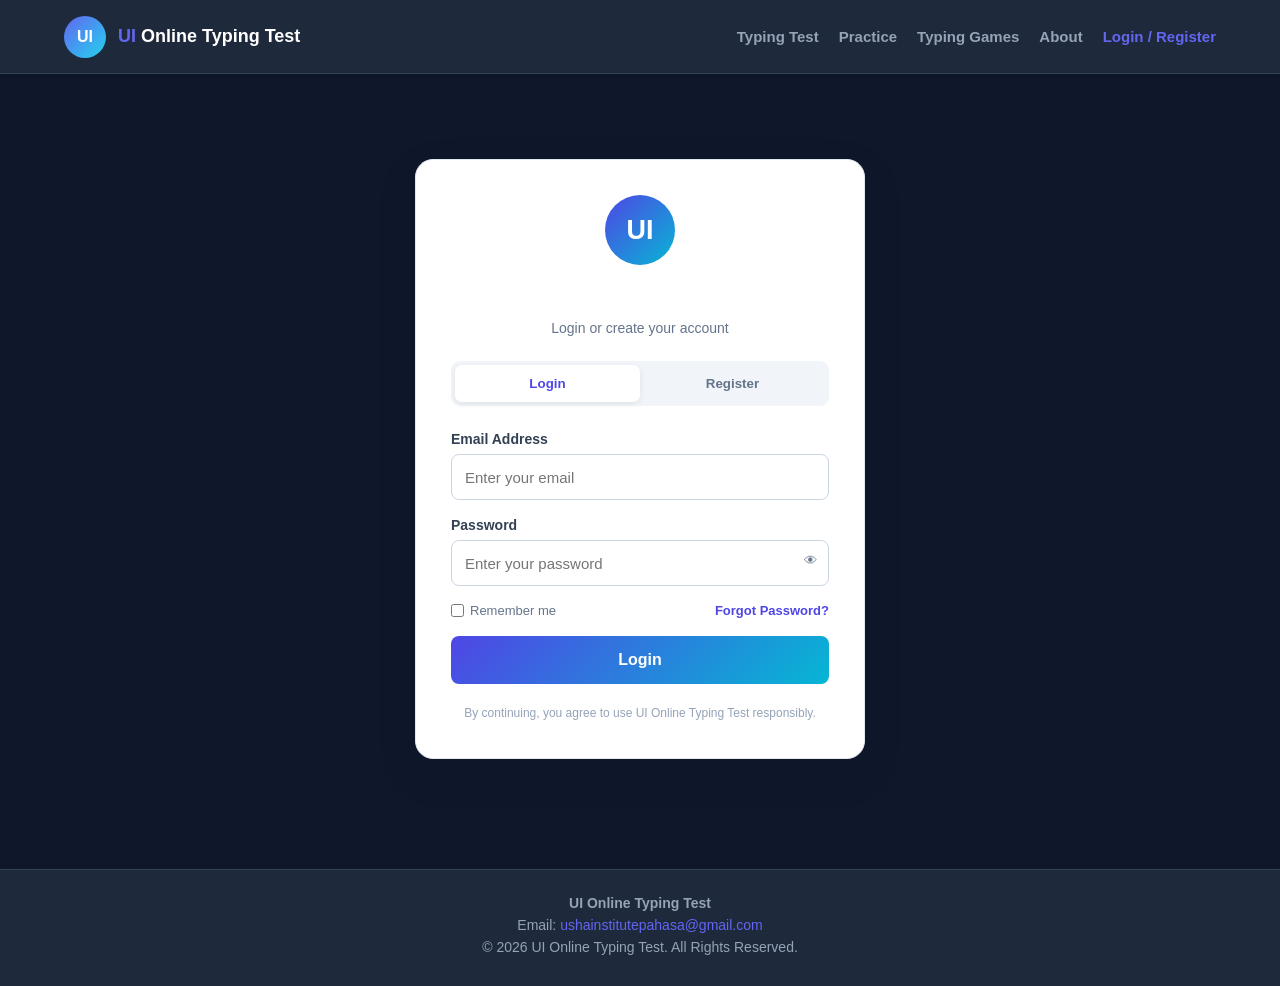
<file: login.html>
<!DOCTYPE html>
<html lang="en">

<head>
    <script>
    // Page load hone se turant pehle theme set karega taki flicker na ho (Default: Dark Mode)
    (function() {
        const savedTheme = localStorage.getItem("theme") || "dark";
        document.documentElement.setAttribute("data-theme", savedTheme);
    })();
</script>

    <meta charset="UTF-8">

    <meta
        name="viewport"
        content="width=device-width, initial-scale=1.0">

    <title>Login / Register - UI Online Typing Test</title>

    <link rel="stylesheet" href="style.css">

    <style>

        /* =====================================
           LOGIN PAGE
           ===================================== */

        .auth-page {

            min-height: 650px;

            display: flex;

            justify-content: center;

            align-items: center;

            padding: 50px 20px;

        }


        .auth-box {

            width: 100%;

            max-width: 450px;

            background: white;

            border: 1px solid #e2e8f0;

            border-radius: 18px;

            padding: 35px;

            box-shadow:
                0 15px 40px
                rgba(15,23,42,0.12);

        }


        .auth-logo {

            width: 70px;

            height: 70px;

            border-radius: 50%;

            margin: 0 auto 15px;

            background:
                linear-gradient(
                    135deg,
                    #4f46e5,
                    #06b6d4
                );

            color: white;

            display: flex;

            align-items: center;

            justify-content: center;

            font-size: 27px;

            font-weight: 900;

        }


        .auth-title {

            text-align: center;

            margin-bottom: 25px;

        }


        .auth-title h1 {

            color: #172033;

            font-size: 28px;

            margin-bottom: 8px;

        }


        .auth-title p {

            color: #64748b;

            font-size: 14px;

        }


        /* TABS */

        .auth-tabs {

            display: grid;

            grid-template-columns: 1fr 1fr;

            margin-bottom: 25px;

            background: #f1f5f9;

            padding: 4px;

            border-radius: 9px;

        }


        .auth-tab {

            border: none;

            background: transparent;

            padding: 11px;

            border-radius: 7px;

            cursor: pointer;

            font-weight: bold;

            color: #64748b;

        }


        .auth-tab.active {

            background: white;

            color: #4f46e5;

            box-shadow:
                0 2px 6px
                rgba(0,0,0,0.08);

        }


        /* FORM */

        .auth-form {

            display: none;

        }


        .auth-form.active {

            display: block;

        }


        .form-group {

            margin-bottom: 17px;

        }


        .form-group label {

            display: block;

            margin-bottom: 7px;

            color: #334155;

            font-weight: bold;

            font-size: 14px;

        }


        .form-group input {

            width: 100%;

            height: 46px;

            border: 1px solid #cbd5e1;

            border-radius: 8px;

            padding: 0 13px;

            font-size: 15px;

            outline: none;

        }


        .form-group input:focus {

            border-color: #4f46e5;

            box-shadow:
                0 0 0 3px
                rgba(79,70,229,0.10);

        }


        .password-row {

            position: relative;

        }


        .show-password {

            position: absolute;

            right: 12px;

            top: 13px;

            border: none;

            background: transparent;

            cursor: pointer;

            color: #64748b;

        }


        /* OPTIONS */

        .form-options {

            display: flex;

            justify-content: space-between;

            align-items: center;

            margin-bottom: 18px;

            font-size: 13px;

        }


        .remember {

            display: flex;

            gap: 6px;

            align-items: center;

            color: #64748b;

        }


        .forgot {

            color: #4f46e5;

            text-decoration: none;

            font-weight: bold;

        }


        /* SUBMIT */

        .auth-submit {

            width: 100%;

            border: none;

            background:
                linear-gradient(
                    135deg,
                    #4f46e5,
                    #06b6d4
                );

            color: white;

            height: 48px;

            border-radius: 8px;

            font-size: 16px;

            font-weight: bold;

            cursor: pointer;

        }


        .auth-submit:hover {

            opacity: 0.92;

        }


        /* MESSAGE */

        .auth-message {

            display: none;

            margin-top: 15px;

            padding: 12px;

            border-radius: 7px;

            text-align: center;

            font-size: 14px;

        }


        .auth-message.show {

            display: block;

        }


        /* NOTE */

        .auth-note {

            text-align: center;

            color: #94a3b8;

            font-size: 12px;

            line-height: 1.6;

            margin-top: 20px;

        }


        @media (max-width: 500px) {

            .auth-page {

                padding: 25px 12px;

            }


            .auth-box {

                padding: 25px 18px;

            }

        }

    </style>

</head>


<body>


<!-- =====================================
     HEADER
     ===================================== -->

<header class="top-header">


    <div class="logo-area">

        <div class="logo-circle">
            UI
        </div>

        <div class="logo-text">

            <span>UI</span>
            Online Typing Test

        </div>

    </div>


    <nav class="navigation">

        <a href="index.html">
            Typing Test
        </a>


        <a href="practice.html">
            Practice
        </a>


        <a href="games.html">
            Typing Games
        </a>


        <a href="about.html">
            About
        </a>


        <a
            href="login.html"
            class="active">

            Login / Register

        </a>


        <button
            class="menu-btn"
            id="menu-btn">

            ☰

        </button>


    </nav>

</header>


<!-- =====================================
     MOBILE MENU
     ===================================== -->

<div
    class="mobile-menu"
    id="mobile-menu">

    <a href="index.html">
        Typing Test
    </a>

    <a href="practice.html">
        Practice
    </a>

    <a href="games.html">
        Typing Games
    </a>

    <a href="about.html">
        About
    </a>

    <a href="login.html">
        Login / Register
    </a>

</div>


<!-- =====================================
     LOGIN / REGISTER
     ===================================== -->

<main class="auth-page">


    <section class="auth-box">


        <div class="auth-logo">
            UI
        </div>


        <div class="auth-title">

            <h1>
                Welcome
            </h1>

            <p>
                Login or create your account
            </p>

        </div>


        <!-- TABS -->

        <div class="auth-tabs">


            <button
                class="auth-tab active"
                id="login-tab">

                Login

            </button>


            <button
                class="auth-tab"
                id="register-tab">

                Register

            </button>


        </div>


        <!-- =================================
             LOGIN FORM
             ================================= -->

        <form
            class="auth-form active"
            id="login-form">


            <div class="form-group">

                <label>
                    Email Address
                </label>

                <input
                    type="email"
                    id="login-email"
                    placeholder="Enter your email"
                    required>

            </div>


            <div class="form-group">

                <label>
                    Password
                </label>


                <div class="password-row">

                    <input
                        type="password"
                        id="login-password"
                        placeholder="Enter your password"
                        required>


                    <button
                        type="button"
                        class="show-password"
                        onclick="togglePassword('login-password', this)">

                        👁

                    </button>

                </div>

            </div>


            <div class="form-options">


                <label class="remember">

                    <input
                        type="checkbox">

                    Remember me

                </label>


                <a
                    href="#"
                    class="forgot">

                    Forgot Password?

                </a>


            </div>


            <button
                type="submit"
                class="auth-submit">

                Login

            </button>


        </form>


        <!-- =================================
             REGISTER FORM
             ================================= -->

        <form
            class="auth-form"
            id="register-form">


            <div class="form-group">

                <label>
                    Full Name
                </label>

                <input
                    type="text"
                    id="register-name"
                    placeholder="Enter your full name"
                    required>

            </div>


            <div class="form-group">

                <label>
                    Email Address
                </label>

                <input
                    type="email"
                    id="register-email"
                    placeholder="Enter your email"
                    required>

            </div>


            <div class="form-group">

                <label>
                    Password
                </label>


                <div class="password-row">

                    <input
                        type="password"
                        id="register-password"
                        placeholder="Create a password"
                        required>


                    <button
                        type="button"
                        class="show-password"
                        onclick="togglePassword('register-password', this)">

                        👁

                    </button>

                </div>

            </div>


            <div class="form-group">

                <label>
                    Confirm Password
                </label>


                <div class="password-row">

                    <input
                        type="password"
                        id="confirm-password"
                        placeholder="Confirm your password"
                        required>


                    <button
                        type="button"
                        class="show-password"
                        onclick="togglePassword('confirm-password', this)">

                        👁

                    </button>

                </div>

            </div>


            <button
                type="submit"
                class="auth-submit">

                Create Account

            </button>


        </form>


        <div
            id="auth-message"
            class="auth-message">

        </div>


        <div class="auth-note">

            By continuing, you agree to use
            UI Online Typing Test responsibly.

        </div>


    </section>


</main>


<!-- =====================================
     FOOTER
     ===================================== -->

<footer class="footer">


    <div>

        <strong>
            UI Online Typing Test
        </strong>

    </div>


    <div>

        Email:

        <a
            href="mailto:ushainstitutepahasa@gmail.com">

            ushainstitutepahasa@gmail.com

        </a>

    </div>


    <div class="copyright">

        © 2026 UI Online Typing Test.
        All Rights Reserved.

    </div>


</footer>


<script>


/* =========================================
   ELEMENTS
   ========================================= */

const loginTab =
    document.getElementById(
        "login-tab"
    );


const registerTab =
    document.getElementById(
        "register-tab"
    );


const loginForm =
    document.getElementById(
        "login-form"
    );


const registerForm =
    document.getElementById(
        "register-form"
    );


const message =
    document.getElementById(
        "auth-message"
    );


/* =========================================
   SWITCH TO LOGIN
   ========================================= */

loginTab.addEventListener(
    "click",
    function () {

        loginTab.classList.add(
            "active"
        );

        registerTab.classList.remove(
            "active"
        );

        loginForm.classList.add(
            "active"
        );

        registerForm.classList.remove(
            "active"
        );

        clearMessage();

    }
);


/* =========================================
   SWITCH TO REGISTER
   ========================================= */

registerTab.addEventListener(
    "click",
    function () {

        registerTab.classList.add(
            "active"
        );

        loginTab.classList.remove(
            "active"
        );

        registerForm.classList.add(
            "active"
        );

        loginForm.classList.remove(
            "active"
        );

        clearMessage();

    }
);


/* =========================================
   SHOW / HIDE PASSWORD
   ========================================= */

function togglePassword(
    inputId,
    button
) {

    const input =
        document.getElementById(
            inputId
        );


    if (
        input.type === "password"
    ) {

        input.type = "text";

        button.textContent = "🙈";

    }

    else {

        input.type = "password";

        button.textContent = "👁";

    }

}


/* =========================================
   LOGIN
   ========================================= */

loginForm.addEventListener(
    "submit",
    function (event) {

        event.preventDefault();


        const email =
            document.getElementById(
                "login-email"
            ).value.trim();


        const password =
            document.getElementById(
                "login-password"
            ).value;


        if (
            email === "" ||
            password === ""
        ) {

            showMessage(
                "Please fill all fields.",
                "error"
            );

            return;

        }


        /*
           Demo login.

           Real account authentication
           will be connected later.
        */

        showMessage(
            "Login successful! Welcome to UI Online Typing Test.",
            "success"
        );


        setTimeout(
            function () {

                window.location.href =
                    "index.html";

            },
            1200
        );

    }
);


/* =========================================
   REGISTER
   ========================================= */

registerForm.addEventListener(
    "submit",
    function (event) {

        event.preventDefault();


        const name =
            document.getElementById(
                "register-name"
            ).value.trim();


        const email =
            document.getElementById(
                "register-email"
            ).value.trim();


        const password =
            document.getElementById(
                "register-password"
            ).value;


        const confirmPassword =
            document.getElementById(
                "confirm-password"
            ).value;


        if (
            name === "" ||
            email === "" ||
            password === "" ||
            confirmPassword === ""
        ) {

            showMessage(
                "Please fill all fields.",
                "error"
            );

            return;

        }


        if (
            password !== confirmPassword
        ) {

            showMessage(
                "Password and Confirm Password do not match.",
                "error"
            );

            return;

        }


        if (
            password.length < 6
        ) {

            showMessage(
                "Password must contain at least 6 characters.",
                "error"
            );

            return;

        }


        /*
           Demo registration.

           Database connection can
           be added later.
        */

        showMessage(
            "Account created successfully! You can now login.",
            "success"
        );


        registerForm.reset();


        setTimeout(
            function () {

                loginTab.click();

            },
            1200
        );

    }
);


/* =========================================
   MESSAGE
   ========================================= */

function showMessage(
    text,
    type
) {

    message.textContent =
        text;

    message.classList.add(
        "show"
    );


    if (type === "success") {

        message.style.background =
            "#dcfce7";

        message.style.color =
            "#166534";

    }

    else {

        message.style.background =
            "#fee2e2";

        message.style.color =
            "#991b1b";

    }

}


function clearMessage() {

    message.textContent = "";

    message.classList.remove(
        "show"
    );

}


/* =========================================
   MOBILE MENU
   ========================================= */

const menuButton =
    document.getElementById(
        "menu-btn"
    );


const mobileMenu =
    document.getElementById(
        "mobile-menu"
    );


if (menuButton) {

    menuButton.addEventListener(
        "click",
        function () {

            mobileMenu.classList.toggle(
                "show"
            );

        }
    );

}

</script>


</body>

</html>
</file>
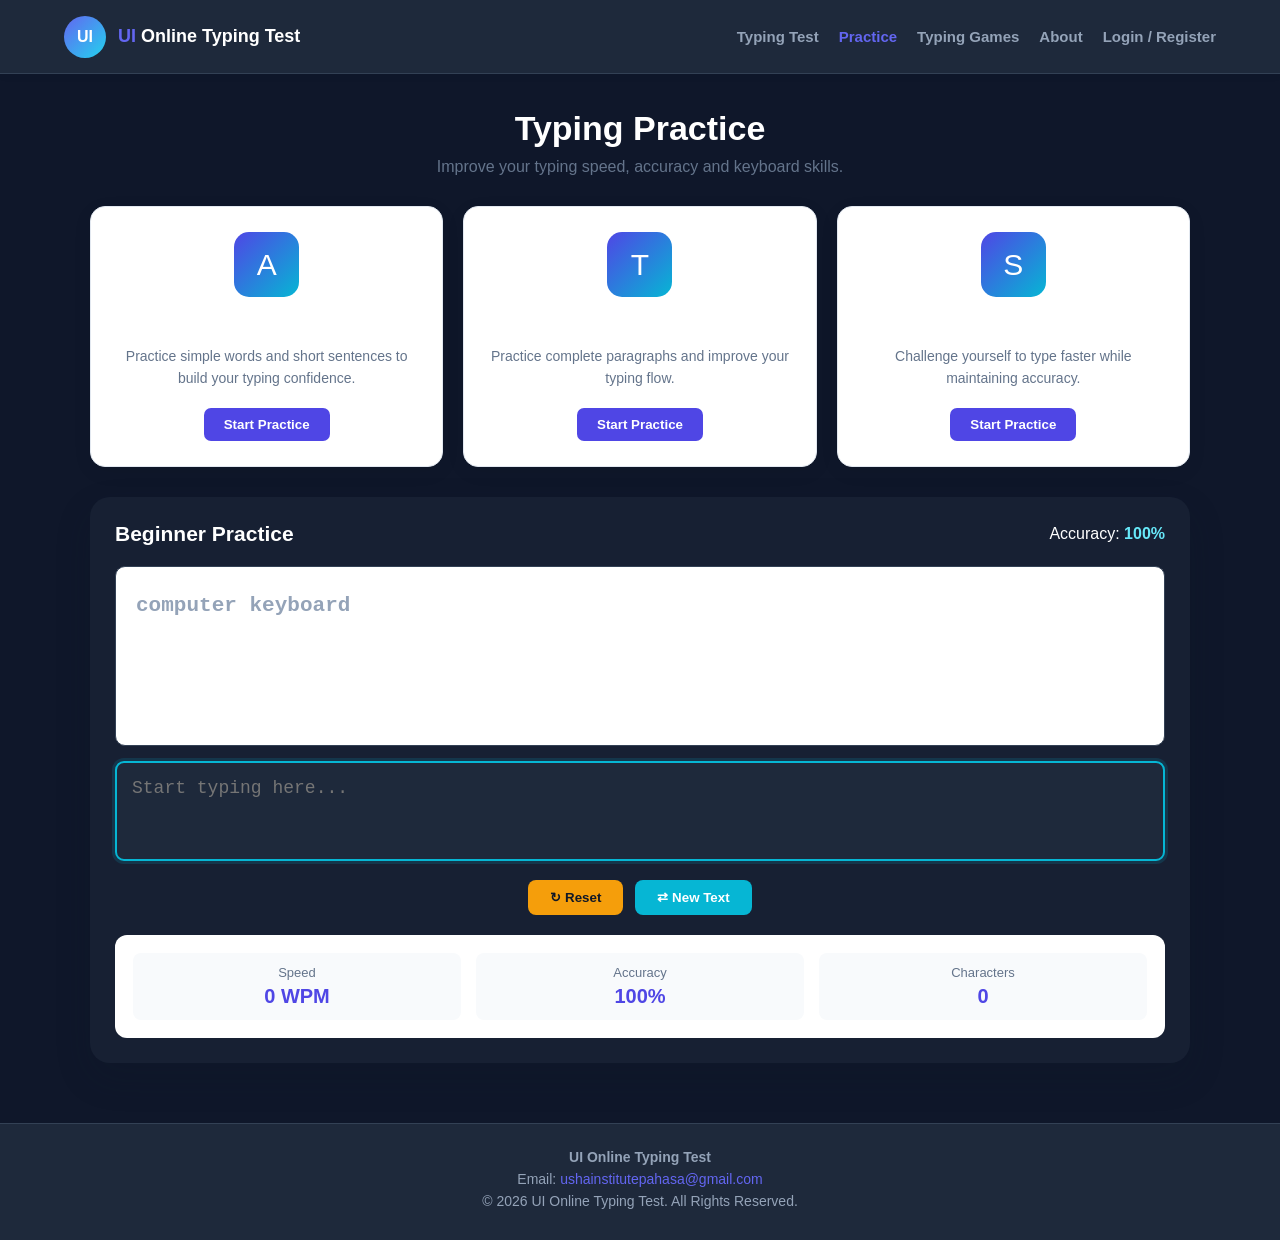
<file: practice.html>
<!DOCTYPE html>
<html lang="en">

<head>
    <script>
    // Page load hone se turant pehle theme set karega taki flicker na ho (Default: Dark Mode)
    (function() {
        const savedTheme = localStorage.getItem("theme") || "dark";
        document.documentElement.setAttribute("data-theme", savedTheme);
    })();
</script>

    <meta charset="UTF-8">

    <meta
        name="viewport"
        content="width=device-width, initial-scale=1.0">

    <title>
        Practice - UI Online Typing Test
    </title>

    <link
        rel="stylesheet"
        href="style.css">

    <style>

        /* ==========================================
           PRACTICE PAGE
           ========================================== */

        .practice-page {
            width: 94%;
            max-width: 1100px;
            margin: 35px auto 60px;
        }


        .practice-heading {
            text-align: center;
            margin-bottom: 30px;
        }


        .practice-heading h1 {
            font-size: 34px;
            color: #172033;
            margin-bottom: 10px;
        }


        .practice-heading p {
            color: #64748b;
            font-size: 16px;
        }


        /* ==========================================
           PRACTICE OPTIONS
           ========================================== */

        .practice-options {

            display: grid;

            grid-template-columns:
                repeat(3, 1fr);

            gap: 20px;

            margin-bottom: 30px;
        }


        .practice-card {

            background: white;

            border: 1px solid #e2e8f0;

            border-radius: 15px;

            padding: 25px;

            text-align: center;

            box-shadow:
                0 5px 20px rgba(0,0,0,0.06);

            transition: 0.25s;

            cursor: pointer;
        }


        .practice-card:hover {

            transform: translateY(-5px);

            border-color: #4f46e5;

            box-shadow:
                0 10px 25px rgba(79,70,229,0.15);
        }


        .practice-icon {

            width: 65px;
            height: 65px;

            margin: 0 auto 15px;

            border-radius: 15px;

            background:
                linear-gradient(
                    135deg,
                    #4f46e5,
                    #06b6d4
                );

            display: flex;

            align-items: center;
            justify-content: center;

            color: white;

            font-size: 30px;
        }


        .practice-card h2 {

            color: #172033;

            font-size: 20px;

            margin-bottom: 10px;
        }


        .practice-card p {

            color: #64748b;

            line-height: 1.6;

            font-size: 14px;

            margin-bottom: 18px;
        }


        .practice-card button {

            border: none;

            background: #4f46e5;

            color: white;

            padding: 9px 20px;

            border-radius: 7px;

            font-weight: bold;

            cursor: pointer;
        }


        .practice-card button:hover {

            background: #3730a3;
        }


        /* ==========================================
           PRACTICE AREA
           ========================================== */

        .practice-area {

            background: #172033;

            border-radius: 20px;

            padding: 25px;

            box-shadow:
                0 15px 35px rgba(15,23,42,0.2);
        }


        .practice-info {

            display: flex;

            justify-content: space-between;

            align-items: center;

            color: white;

            margin-bottom: 20px;

            gap: 15px;

            flex-wrap: wrap;
        }


        .practice-info h2 {

            font-size: 21px;
        }


        .practice-info span {

            color: #67e8f9;

            font-weight: bold;
        }


        #practice-text {

            background: white;

            border-radius: 10px;

            padding: 20px;

            min-height: 180px;

            font-family:
                "Courier New",
                monospace;

            font-size: 21px;

            line-height: 1.8;

            color: #94a3b8;

            font-weight: 600;

            margin-bottom: 15px;
        }


        #practice-input {

            width: 100%;

            height: 100px;

            resize: none;

            padding: 15px;

            border-radius: 9px;

            border: 2px solid #cbd5e1;

            outline: none;

            font-family:
                "Courier New",
                monospace;

            font-size: 18px;
        }


        #practice-input:focus {

            border-color: #06b6d4;

            box-shadow:
                0 0 0 3px
                rgba(6,182,212,0.15);
        }


        .practice-controls {

            display: flex;

            justify-content: center;

            gap: 12px;

            margin-top: 15px;
        }


        .practice-controls button {

            padding: 10px 22px;

            border: none;

            border-radius: 8px;

            font-weight: bold;

            cursor: pointer;
        }


        #practice-reset {

            background: #f59e0b;

            color: #111827;
        }


        #practice-new {

            background: #06b6d4;

            color: white;
        }


        /* ==========================================
           PROGRESS
           ========================================== */

        .practice-progress {

            margin-top: 20px;

            background: white;

            padding: 18px;

            border-radius: 12px;

            display: grid;

            grid-template-columns:
                repeat(3,1fr);

            gap: 15px;

            text-align: center;
        }


        .practice-progress div {

            background: #f8fafc;

            padding: 12px;

            border-radius: 8px;
        }


        .practice-progress span {

            display: block;

            color: #64748b;

            font-size: 13px;

            margin-bottom: 5px;
        }


        .practice-progress strong {

            color: #4f46e5;

            font-size: 20px;
        }


        /* ==========================================
           RESPONSIVE
           ========================================== */

        @media (max-width: 800px) {

            .practice-options {

                grid-template-columns: 1fr;
            }

        }


        @media (max-width: 500px) {

            .practice-heading h1 {

                font-size: 27px;
            }


            .practice-area {

                padding: 15px;
            }


            #practice-text {

                font-size: 17px;
            }


            #practice-input {

                font-size: 16px;
            }


            .practice-progress {

                grid-template-columns: 1fr;
            }

        }

    </style>

</head>


<body>


<!-- =================================================
     HEADER
     ================================================= -->

<header class="top-header">


    <div class="logo-area">

        <div class="logo-circle">
            UI
        </div>

        <div class="logo-text">

            <span>UI</span>
            Online Typing Test

        </div>

    </div>


    <nav class="navigation">

        <a href="index.html">
            Typing Test
        </a>

        <a
            href="practice.html"
            class="active">

            Practice

        </a>

        <a href="games.html">
            Typing Games
        </a>

        <a href="about.html">
            About
        </a>

        <a href="login.html">
            Login / Register
        </a>


        <button
            class="menu-btn"
            id="menu-btn">

            ☰

        </button>

    </nav>

</header>


<!-- =================================================
     MOBILE MENU
     ================================================= -->

<div
    class="mobile-menu"
    id="mobile-menu">

    <a href="index.html">
        Typing Test
    </a>

    <a href="practice.html">
        Practice
    </a>

    <a href="games.html">
        Typing Games
    </a>

    <a href="about.html">
        About
    </a>

    <a href="login.html">
        Login / Register
    </a>

</div>


<!-- =================================================
     MAIN
     ================================================= -->

<main class="practice-page">


    <!-- HEADING -->

    <section class="practice-heading">

        <h1>
            Typing Practice
        </h1>

        <p>
            Improve your typing speed,
            accuracy and keyboard skills.
        </p>

    </section>


    <!-- =================================================
         PRACTICE OPTIONS
         ================================================= -->

    <section class="practice-options">


        <div class="practice-card">

            <div class="practice-icon">
                A
            </div>

            <h2>
                Beginner Practice
            </h2>

            <p>
                Practice simple words and
                short sentences to build
                your typing confidence.
            </p>

            <button
                onclick="selectPractice('beginner')">

                Start Practice

            </button>

        </div>


        <div class="practice-card">

            <div class="practice-icon">
                T
            </div>

            <h2>
                Paragraph Practice
            </h2>

            <p>
                Practice complete paragraphs
                and improve your typing flow.
            </p>

            <button
                onclick="selectPractice('paragraph')">

                Start Practice

            </button>

        </div>


        <div class="practice-card">

            <div class="practice-icon">
                S
            </div>

            <h2>
                Speed Practice
            </h2>

            <p>
                Challenge yourself to type
                faster while maintaining accuracy.
            </p>

            <button
                onclick="selectPractice('speed')">

                Start Practice

            </button>

        </div>

    </section>


    <!-- =================================================
         PRACTICE AREA
         ================================================= -->

    <section class="practice-area">


        <div class="practice-info">

            <h2 id="practice-title">
                Beginner Practice
            </h2>

            <div>

                Accuracy:
                <span id="practice-accuracy">
                    100%
                </span>

            </div>

        </div>


        <!-- TEXT -->

        <div id="practice-text"></div>


        <!-- INPUT -->

        <textarea
            id="practice-input"
            placeholder="Start typing here..."
            autocomplete="off"
            spellcheck="false"></textarea>


        <!-- BUTTONS -->

        <div class="practice-controls">

            <button
                id="practice-reset">

                ↻ Reset

            </button>


            <button
                id="practice-new">

                ⇄ New Text

            </button>

        </div>


        <!-- PROGRESS -->

        <div class="practice-progress">


            <div>

                <span>
                    Speed
                </span>

                <strong id="practice-wpm">
                    0 WPM
                </strong>

            </div>


            <div>

                <span>
                    Accuracy
                </span>

                <strong id="practice-accuracy-bottom">
                    100%
                </strong>

            </div>


            <div>

                <span>
                    Characters
                </span>

                <strong id="practice-characters">
                    0
                </strong>

            </div>

        </div>


    </section>


</main>


<!-- =================================================
     FOOTER
     ================================================= -->

<footer class="footer">

    <div>

        <strong>
            UI Online Typing Test
        </strong>

    </div>


    <div>

        Email:

        <a
            href="mailto:ushainstitutepahasa@gmail.com">

            ushainstitutepahasa@gmail.com

        </a>

    </div>


    <div class="copyright">

        © 2026 UI Online Typing Test.
        All Rights Reserved.

    </div>

</footer>


<script>

    /* ===============================================
       PRACTICE DATA
       =============================================== */

    const practiceTexts = {

        beginner: [

            "hello world",

            "good morning",

            "computer keyboard",

            "learn typing",

            "practice every day",

            "typing is easy",

            "keep practicing",

            "improve your skills"

        ],


        paragraph: [

            "Typing is an important computer skill. Regular practice helps students type faster and make fewer mistakes. Keep your eyes on the screen and try to use the correct fingers on the keyboard.",

            "Learning to type correctly can save time and improve productivity. Practice every day and focus on accuracy before trying to increase your speed.",

            "A good typing habit starts with proper sitting position and correct finger placement. Try not to look at the keyboard while typing."

        ],


        speed: [

            "The best way to improve typing speed is regular practice. Start slowly and focus on accuracy. As your confidence improves, increase your typing speed gradually.",

            "Fast typing is useful for students, teachers, office workers and professionals. Good accuracy combined with speed can save valuable time.",

            "Technology is an important part of modern life. Computer users should develop good typing skills because keyboards are used for many daily tasks."

        ]

    };


    /* ===============================================
       ELEMENTS
       =============================================== */

    const practiceText =
        document.getElementById(
            "practice-text"
        );

    const practiceInput =
        document.getElementById(
            "practice-input"
        );

    const practiceTitle =
        document.getElementById(
            "practice-title"
        );

    const practiceWpm =
        document.getElementById(
            "practice-wpm"
        );

    const practiceAccuracy =
        document.getElementById(
            "practice-accuracy"
        );

    const practiceAccuracyBottom =
        document.getElementById(
            "practice-accuracy-bottom"
        );

    const practiceCharacters =
        document.getElementById(
            "practice-characters"
        );

    const resetBtn =
        document.getElementById(
            "practice-reset"
        );

    const newBtn =
        document.getElementById(
            "practice-new"
        );


    /* ===============================================
       VARIABLES
       =============================================== */

    let currentMode = "beginner";

    let currentText = "";

    let startTime = null;


    /* ===============================================
       RANDOM TEXT
       =============================================== */

    function getPracticeText() {

        const list =
            practiceTexts[currentMode];

        const index =
            Math.floor(
                Math.random() *
                list.length
            );

        return list[index];

    }


    /* ===============================================
       LOAD TEXT
       =============================================== */

    function loadPracticeText() {

        currentText =
            getPracticeText();

        practiceText.innerHTML = "";


        for (
            let i = 0;
            i < currentText.length;
            i++
        ) {

            const span =
                document.createElement("span");

            span.textContent =
                currentText[i];

            span.classList.add(
                "typing-character"
            );

            practiceText.appendChild(
                span
            );

        }


        practiceInput.value = "";

        practiceWpm.textContent =
            "0 WPM";

        practiceAccuracy.textContent =
            "100%";

        practiceAccuracyBottom.textContent =
            "100%";

        practiceCharacters.textContent =
            "0";

        startTime = null;

        practiceInput.focus();

    }


    /* ===============================================
       SELECT PRACTICE
       =============================================== */

    function selectPractice(mode) {

        currentMode = mode;


        if (mode === "beginner") {

            practiceTitle.textContent =
                "Beginner Practice";

        }

        else if (mode === "paragraph") {

            practiceTitle.textContent =
                "Paragraph Practice";

        }

        else if (mode === "speed") {

            practiceTitle.textContent =
                "Speed Practice";

        }


        loadPracticeText();

    }


    /* ===============================================
       TYPING EVENT
       =============================================== */

    practiceInput.addEventListener(
        "input",
        function () {


            if (!startTime) {

                startTime = Date.now();

            }


            const typed =
                practiceInput.value;


            let correct = 0;

            let wrong = 0;


            const characters =
                practiceText.querySelectorAll(
                    ".typing-character"
                );


            for (
                let i = 0;
                i < characters.length;
                i++
            ) {

                characters[i]
                    .classList
                    .remove("correct");

                characters[i]
                    .classList
                    .remove("wrong");


                if (i < typed.length) {

                    if (
                        typed[i] ===
                        currentText[i]
                    ) {

                        characters[i]
                            .classList
                            .add("correct");

                        correct++;

                    }

                    else {

                        characters[i]
                            .classList
                            .add("wrong");

                        wrong++;

                    }

                }

            }


            /* =====================================
               ACCURACY
               ===================================== */

            const total =
                typed.length;

            let accuracy = 100;

            if (total > 0) {

                accuracy =
                    (correct / total) * 100;

            }


            practiceAccuracy.textContent =
                Math.round(accuracy) + "%";

            practiceAccuracyBottom.textContent =
                Math.round(accuracy) + "%";


            /* =====================================
               CHARACTERS
               ===================================== */

            practiceCharacters.textContent =
                typed.length;


            /* =====================================
               WPM
               ===================================== */

            const elapsed =
                (Date.now() - startTime) /
                60000;


            if (elapsed > 0) {

                const wpm =
                    (correct / 5) /
                    elapsed;

                practiceWpm.textContent =
                    Math.round(wpm) +
                    " WPM";

            }


            /* =====================================
               COMPLETE
               ===================================== */

            if (
                typed.length >=
                currentText.length
            ) {

                setTimeout(
                    function () {

                        loadPracticeText();

                    },
                    200
                );

            }

        }
    );


    /* ===============================================
       RESET
       =============================================== */

    resetBtn.addEventListener(
        "click",
        function () {

            loadPracticeText();

        }
    );


    /* ===============================================
       NEW TEXT
       =============================================== */

    newBtn.addEventListener(
        "click",
        function () {

            loadPracticeText();

        }
    );


    /* ===============================================
       MOBILE MENU
       =============================================== */

    const menuButton =
        document.getElementById(
            "menu-btn"
        );

    const mobileMenu =
        document.getElementById(
            "mobile-menu"
        );


    if (menuButton) {

        menuButton.addEventListener(
            "click",
            function () {

                mobileMenu.classList.toggle(
                    "show"
                );

            }
        );

    }


    /* ===============================================
       INITIALIZE
       =============================================== */

    loadPracticeText();

</script>


</body>

</html>
</file>
<file: style.css>
/* =====================================================
   UI ONLINE TYPING TEST
   MODERN MULTI PAGE DESIGN WITH LIGHT / DARK MODE
   ===================================================== */

* {
    margin: 0;
    padding: 0;
    box-sizing: border-box;
    transition: background-color 0.3s ease, color 0.3s ease, border-color 0.3s ease, box-shadow 0.3s ease;
}

:root {
    --primary: #4f46e5;
    --primary-dark: #3730a3;
    --secondary: #06b6d4;
    --dark: #172033;
    --text: #334155;
    --light: #f5f7fb;
    --white: #ffffff;
    --border: #e2e8f0;
    --success: #16a34a;
    --danger: #dc2626;
    --warning: #f59e0b;
    --card-bg: #ffffff;
    --header-bg: #ffffff;
    --footer-bg: #ffffff;
    --text-muted: #64748b;
}

/* DARK THEME VARIABLES (DEFAULT THEME) */
[data-theme="dark"] {
    --primary: #6366f1;
    --primary-dark: #4f46e5;
    --secondary: #22d3ee;
    --dark: #f8fafc;
    --text: #cbd5e1;
    --light: #0f172a;
    --white: #1e293b;
    --border: #334155;
    --card-bg: #1e293b;
    --header-bg: #1e293b;
    --footer-bg: #1e293b;
    --text-muted: #94a3b8;
}


/* =====================================================
   BODY
   ===================================================== */

body {
    font-family: Arial, Helvetica, sans-serif;
    background: var(--light);
    color: var(--text);
    min-height: 100vh;
    display: flex;
    flex-direction: column;
}

main {
    flex: 1;
}


/* =====================================================
   HEADER
   ===================================================== */

.top-header {
    height: 74px;
    background: var(--header-bg);
    border-bottom: 1px solid var(--border);
    display: flex;
    align-items: center;
    justify-content: space-between;
    padding: 0 5%;
    position: sticky;
    top: 0;
    z-index: 1000;
    box-shadow: 0 2px 10px rgba(0,0,0,0.03);
}

.logo-area {
    display: flex;
    align-items: center;
    gap: 12px;
}

.logo-circle {
    width: 42px;
    height: 42px;
    background: linear-gradient(135deg, var(--primary), var(--secondary));
    color: #ffffff;
    border-radius: 50%;
    display: flex;
    align-items: center;
    justify-content: center;
    font-weight: bold;
    font-size: 16px;
}

.logo-text {
    font-size: 18px;
    font-weight: bold;
    color: var(--dark);
}

[data-theme="dark"] .logo-text {
    color: #ffffff;
}

.logo-text span {
    color: var(--primary);
}

.navigation {
    display: flex;
    align-items: center;
    gap: 20px;
}

.navigation a {
    text-decoration: none;
    color: var(--text-muted);
    font-weight: 600;
    font-size: 15px;
    transition: color 0.2s;
}

.navigation a:hover,
.navigation a.active {
    color: var(--primary);
}

.menu-btn {
    display: none;
    background: none;
    border: none;
    font-size: 24px;
    cursor: pointer;
    color: var(--text);
}


/* =====================================================
   THEME TOGGLE BUTTON
   ===================================================== */

.theme-toggle-btn {
    background: var(--border);
    border: none;
    width: 38px;
    height: 38px;
    border-radius: 50%;
    cursor: pointer;
    display: flex;
    align-items: center;
    justify-content: center;
    font-size: 18px;
    color: var(--text);
    transition: 0.2s;
}

.theme-toggle-btn:hover {
    background: var(--primary);
    color: #ffffff;
}


/* =====================================================
   MOBILE MENU
   ===================================================== */

.mobile-menu {
    display: none;
    background: var(--header-bg);
    border-bottom: 1px solid var(--border);
    padding: 15px 20px;
    flex-direction: column;
    gap: 12px;
}

.mobile-menu.show {
    display: flex;
}

.mobile-menu a {
    text-decoration: none;
    color: var(--text);
    font-weight: 600;
    font-size: 16px;
    padding: 8px 0;
    border-bottom: 1px solid var(--border);
}


/* =====================================================
   MAIN CONTAINER & CARDS (INDEX, PRACTICE, GAMES, ABOUT, LOGIN)
   ===================================================== */

.main-container, .practice-page, .games-page, .about-page, .auth-page {
    width: 94%;
    max-width: 1100px;
    margin: 35px auto 60px;
}

.login-notice {
    background: var(--card-bg);
    border: 1px solid var(--border);
    padding: 12px 20px;
    border-radius: 10px;
    text-align: center;
    margin-bottom: 25px;
    font-size: 14px;
    box-shadow: 0 4px 15px rgba(0,0,0,0.03);
}

.login-notice strong {
    color: var(--primary);
}

.typing-test-section, .practice-options, .game-cards {
    margin-bottom: 30px;
}

.section-heading, .practice-heading, .games-heading {
    text-align: center;
    margin-bottom: 25px;
}

.section-heading h1, .practice-heading h1, .games-heading h1, .auth-title h1 {
    font-size: 32px;
    color: var(--dark);
    margin-bottom: 8px;
}

[data-theme="dark"] .section-heading h1, 
[data-theme="dark"] .practice-heading h1, 
[data-theme="dark"] .games-heading h1, 
[data-theme="dark"] .auth-title h1,
[data-theme="dark"] .about-card h2,
[data-theme="dark"] .game-card h2,
[data-theme="dark"] .practice-card h2 {
    color: #ffffff;
}

.section-heading p, .practice-heading p, .games-heading p, .auth-title p {
    color: var(--text-muted);
}


/* =====================================================
   TIME SELECTOR
   ===================================================== */

.time-selector {
    background: var(--card-bg);
    border: 1px solid var(--border);
    border-radius: 12px;
    padding: 18px;
    margin-bottom: 25px;
    box-shadow: 0 4px 15px rgba(0,0,0,0.03);
}

.time-title {
    font-weight: bold;
    margin-bottom: 12px;
    color: var(--text);
    font-size: 14px;
}

.time-options {
    display: flex;
    flex-wrap: wrap;
    gap: 10px;
}

.time-btn {
    background: var(--light);
    border: 1px solid var(--border);
    color: var(--text);
    padding: 8px 16px;
    border-radius: 7px;
    cursor: pointer;
    font-weight: 600;
}

.time-btn:hover, .time-btn.selected {
    background: var(--primary);
    color: #ffffff;
    border-color: var(--primary);
}


/* =====================================================
   TYPING CARD & STATISTICS
   ===================================================== */

.typing-card, .about-card, .step, .game-card, .practice-card, .auth-box, .quick-info {
    background: var(--card-bg);
    border: 1px solid var(--border);
    border-radius: 16px;
    padding: 25px;
    box-shadow: 0 5px 20px rgba(0,0,0,0.05);
}

.statistics {
    display: grid;
    grid-template-columns: repeat(3, 1fr);
    gap: 15px;
    margin-bottom: 20px;
    text-align: center;
}

.stat {
    background: var(--light);
    padding: 12px;
    border-radius: 10px;
    border: 1px solid var(--border);
}

.stat-label {
    font-size: 13px;
    color: var(--text-muted);
    margin-bottom: 4px;
}

.stat-value {
    font-size: 24px;
    font-weight: bold;
    color: var(--primary);
}

.stat-small {
    font-size: 11px;
    color: var(--text-muted);
}

.typing-text-box, #practice-text {
    background: var(--light);
    border: 1px solid var(--border);
    border-radius: 10px;
    padding: 20px;
    min-height: 140px;
    font-family: "Courier New", monospace;
    font-size: 20px;
    line-height: 1.8;
    color: var(--text-muted);
    margin-bottom: 15px;
}

#typing-text span.correct, #practice-text span.correct {
    color: var(--success);
}

#typing-text span.wrong, #practice-text span.wrong {
    color: var(--danger);
    background: rgba(220, 38, 38, 0.1);
}

#typing-text span.current {
    text-decoration: underline;
    color: var(--primary);
}

#typing-input, #practice-input, #game-input {
    width: 100%;
    height: 90px;
    background: var(--card-bg);
    color: var(--text);
    border: 1px solid var(--border);
    border-radius: 10px;
    padding: 12px 15px;
    font-family: "Courier New", monospace;
    font-size: 18px;
    outline: none;
    resize: none;
}

#typing-input:focus, #practice-input:focus, #game-input:focus {
    border-color: var(--primary);
    box-shadow: 0 0 0 3px rgba(99, 102, 241, 0.15);
}

.typing-buttons {
    display: flex;
    gap: 12px;
    margin-top: 15px;
}

.reset-button, .switch-button {
    padding: 10px 20px;
    border: none;
    border-radius: 8px;
    font-weight: bold;
    cursor: pointer;
}

.reset-button {
    background: var(--warning);
    color: #111827;
}

.switch-button {
    background: var(--secondary);
    color: #ffffff;
}

.result-box {
    display: none;
    margin-top: 25px;
    background: var(--card-bg);
    border: 1px solid var(--border);
    border-radius: 16px;
    padding: 25px;
    text-align: center;
}

.result-box.show {
    display: block;
}

.result-grid {
    display: grid;
    grid-template-columns: repeat(4, 1fr);
    gap: 15px;
    margin-top: 15px;
}

.result-grid div {
    background: var(--light);
    padding: 15px;
    border-radius: 10px;
    border: 1px solid var(--border);
}

.result-grid span {
    display: block;
    font-size: 13px;
    color: var(--text-muted);
}

.result-grid strong {
    font-size: 20px;
    color: var(--primary);
}

/* =====================================================
   FOOTER
   ===================================================== */

.footer {
    background: var(--footer-bg);
    border-top: 1px solid var(--border);
    padding: 25px 5%;
    text-align: center;
    color: var(--text-muted);
    font-size: 14px;
    margin-top: auto;
}

.footer a {
    color: var(--primary);
    text-decoration: none;
}

.footer div {
    margin-bottom: 6px;
}
</file>
